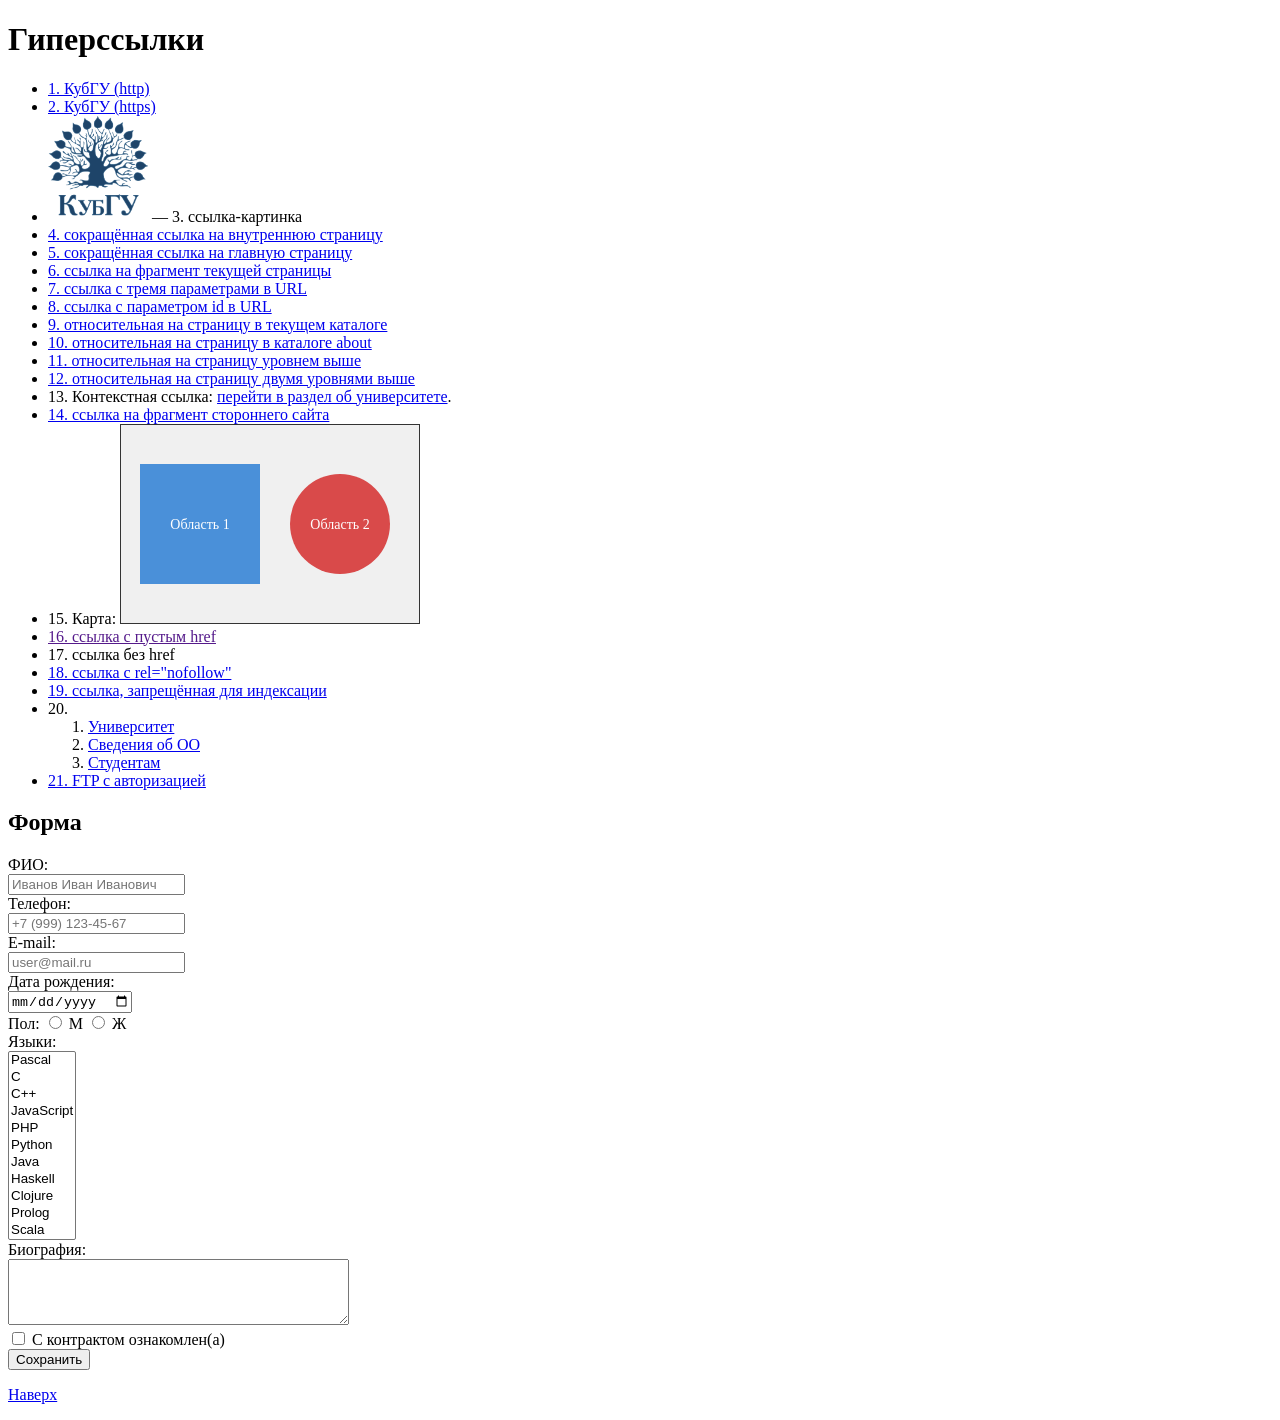
<file: index.html>
<!DOCTYPE html>
<html lang="ru">
<head>
  <meta charset="utf-8">
  <title>Задание 1</title>
</head>
<body>

<h1 id="top">Гиперссылки</h1>

<ul>
  <li><a href="http://kubsu.ru/" title="Официальный сайт Кубанского государственного университета">1. КубГУ (http)</a></li>
  <li><a href="https://kubsu.ru/" title="Официальный сайт Кубанского государственного университета">2. КубГУ (https)</a></li>
  <li><a href="https://kubsu.ru/"><img src="KybSU.png" alt="КубГУ" width="100"></a> — 3. ссылка-картинка</li>
  <li><a href="/ru/university">4. сокращённая ссылка на внутреннюю страницу</a></li>
  <li><a href="/">5. сокращённая ссылка на главную страницу</a></li>
  <li><a href="#form">6. ссылка на фрагмент текущей страницы</a></li>
  <li><a href="https://kubsu.ru/?a=1&amp;b=2&amp;c=3">7. ссылка с тремя параметрами в URL</a></li>
  <li><a href="https://kubsu.ru/?id=123">8. ссылка с параметром id в URL</a></li>
  <li><a href="page.html">9. относительная на страницу в текущем каталоге</a></li>
  <li><a href="about/page.html">10. относительная на страницу в каталоге about</a></li>
  <li><a href="../page.html">11. относительная на страницу уровнем выше</a></li>
  <li><a href="../../page.html">12. относительная на страницу двумя уровнями выше</a></li>
  <li>13. Контекстная ссылка: <a href="https://kubsu.ru/ru/university">перейти в раздел об университете</a>.</li>
  <li><a href="https://ru.wikipedia.org/wiki/HTML#История">14. ссылка на фрагмент стороннего сайта</a></li>
  <li>15. Карта:
    <img src="kbadrat.svg" alt="Карта" usemap="#m" width="300" height="200">
<map name="m">
  <area shape="rect" coords="20,40,140,160" href="https://kubsu.ru/ru/university" alt="Прямоугольник">
  <area shape="circle" coords="220,100,50" href="https://kubsu.ru/ru" alt="Круг">
</map>
  </li>
  <li><a href="">16. ссылка с пустым href</a></li>
  <li><a>17. ссылка без href</a></li>
  <li><a href="https://www.google.com/" rel="nofollow">18. ссылка с rel="nofollow"</a></li>
  <li><noindex><a href="https://www.yandex.ru/">19. ссылка, запрещённая для индексации</a></noindex></li>
  <li>20.
    <ol>
      <li><a href="https://kubsu.ru/ru/university" title="Об университете">Университет</a></li>
      <li><a href="https://kubsu.ru/ru/sveden" title="Сведения об образовательной организации">Сведения об ОО</a></li>
      <li><a href="https://kubsu.ru/ru/studentam" title="Студентам">Студентам</a></li>
    </ol>
  </li>
  <li><a href="ftp://user:password@example.com/myfile.zip">21. FTP с авторизацией</a></li>
</ul>

<h2 id="form">Форма</h2>

<form action="/" method="POST">
  <label>ФИО:<br>
    <input type="text" name="fio" id="fio"
           placeholder="Иванов Иван Иванович" required>
  </label><br>

  <label>Телефон:<br>
    <input type="tel" name="phone" id="phone"
           placeholder="+7 (999) 123-45-67" required>
  </label><br>

  <label>E-mail:<br>
    <input type="email" name="email" id="email"
           placeholder="user@mail.ru" required>
  </label><br>

  <label>Дата рождения:<br>
    <input type="date" name="date">
  </label><br>

  Пол:
  <label><input type="radio" name="g" value="m"> М</label>
  <label><input type="radio" name="g" value="f"> Ж</label><br>

  <label>Языки:<br>
    <select name="lang[]" multiple size="11">
      <option>Pascal</option><option>C</option><option>C++</option>
      <option>JavaScript</option><option>PHP</option><option>Python</option>
      <option>Java</option><option>Haskell</option><option>Clojure</option>
      <option>Prolog</option><option>Scala</option>
    </select>
  </label><br>

  <label>Биография:<br>
    <textarea name="bio" rows="4" cols="40"></textarea>
  </label><br>

  <label><input type="checkbox" name="ok"> С контрактом ознакомлен(а)</label><br>

  <button type="submit">Сохранить</button>
</form>

<script>
  // ФИО: удаляем всё, кроме букв, пробела и дефиса
  document.getElementById('fio').addEventListener('input', function () {
    this.value = this.value.replace(/[^A-Za-zА-Яа-яЁё\s\-]/g, '');
  });

  // Телефон: оставляем только цифры, +, (, ), -, пробел
  document.getElementById('phone').addEventListener('input', function () {
    this.value = this.value.replace(/[^0-9+\-\(\)\s]/g, '');
  });

  // Email: убираем пробелы и всё, кроме латиницы, цифр, @, ., _, -, +
  document.getElementById('email').addEventListener('input', function () {
    this.value = this.value.replace(/[^A-Za-z0-9@._\-+]/g, '');
  });
</script>

<p><a href="#top">Наверх</a></p>

</body>
</html>
</file>
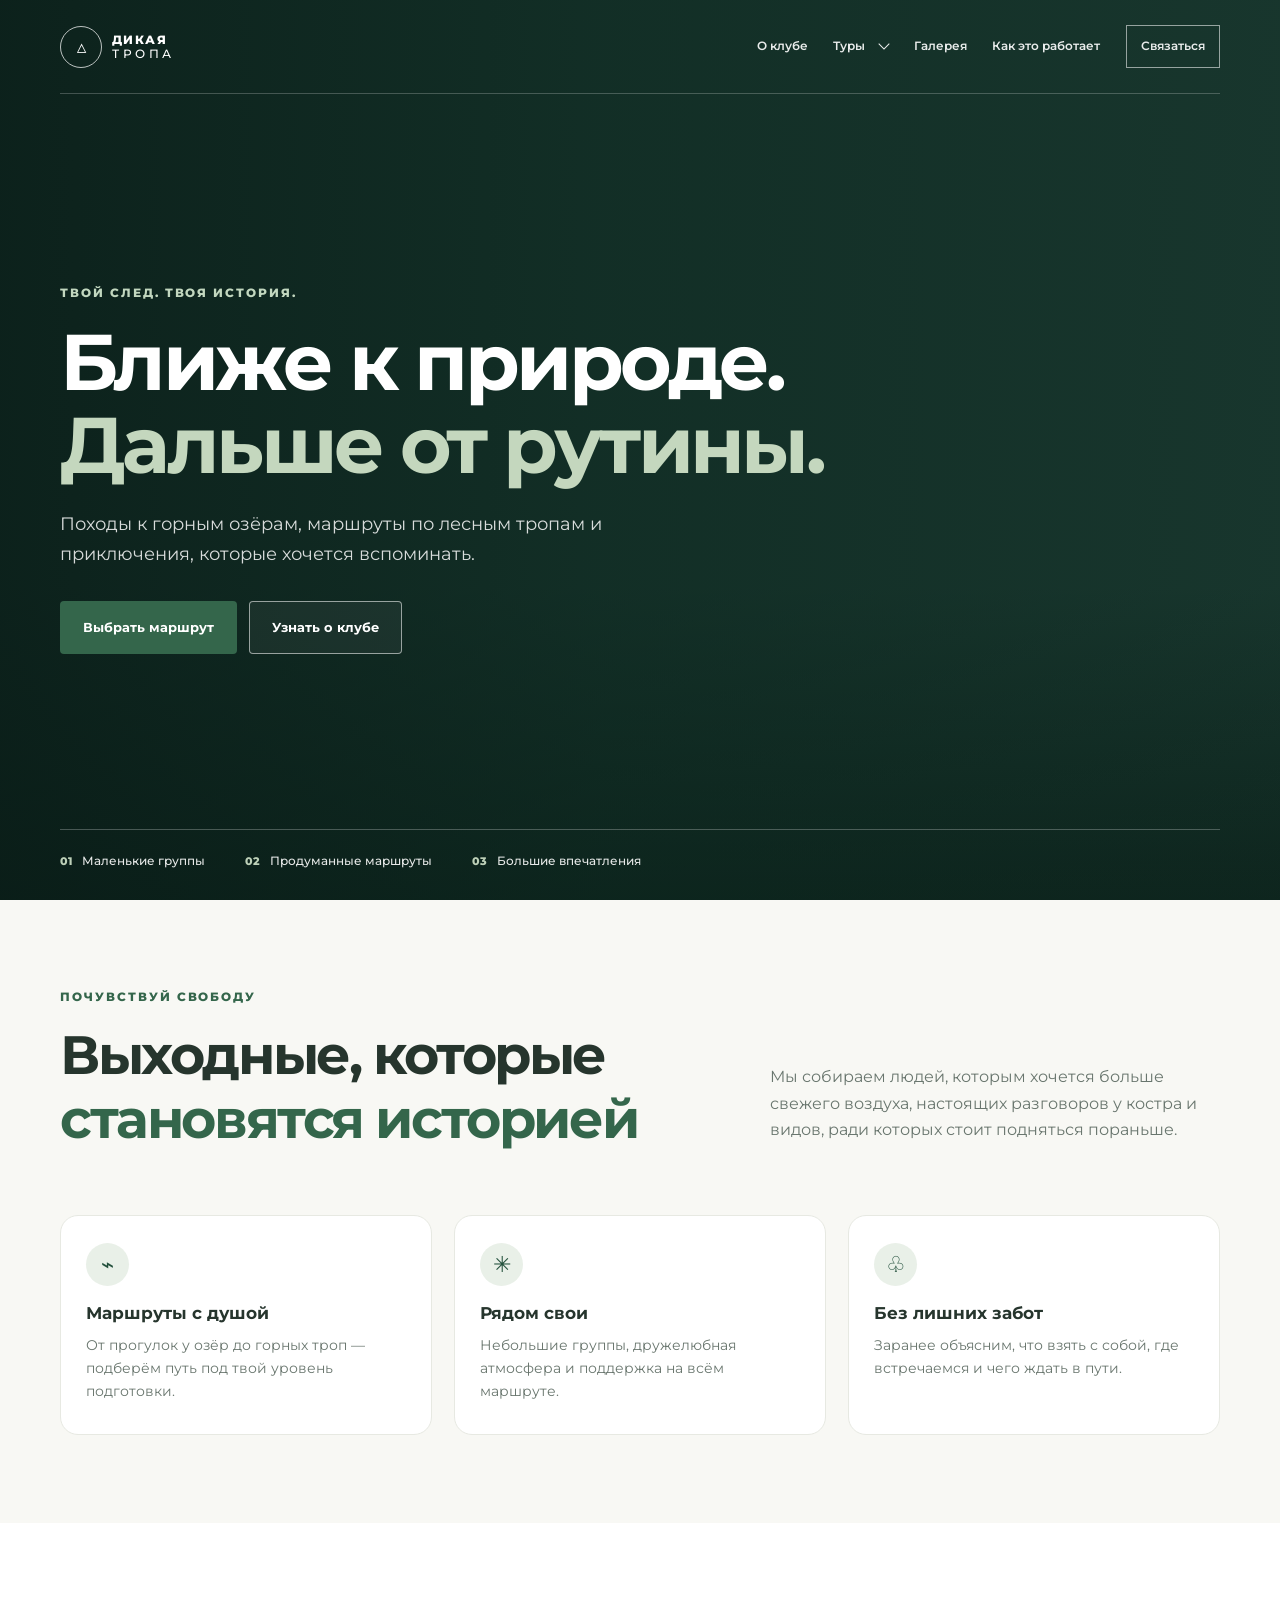
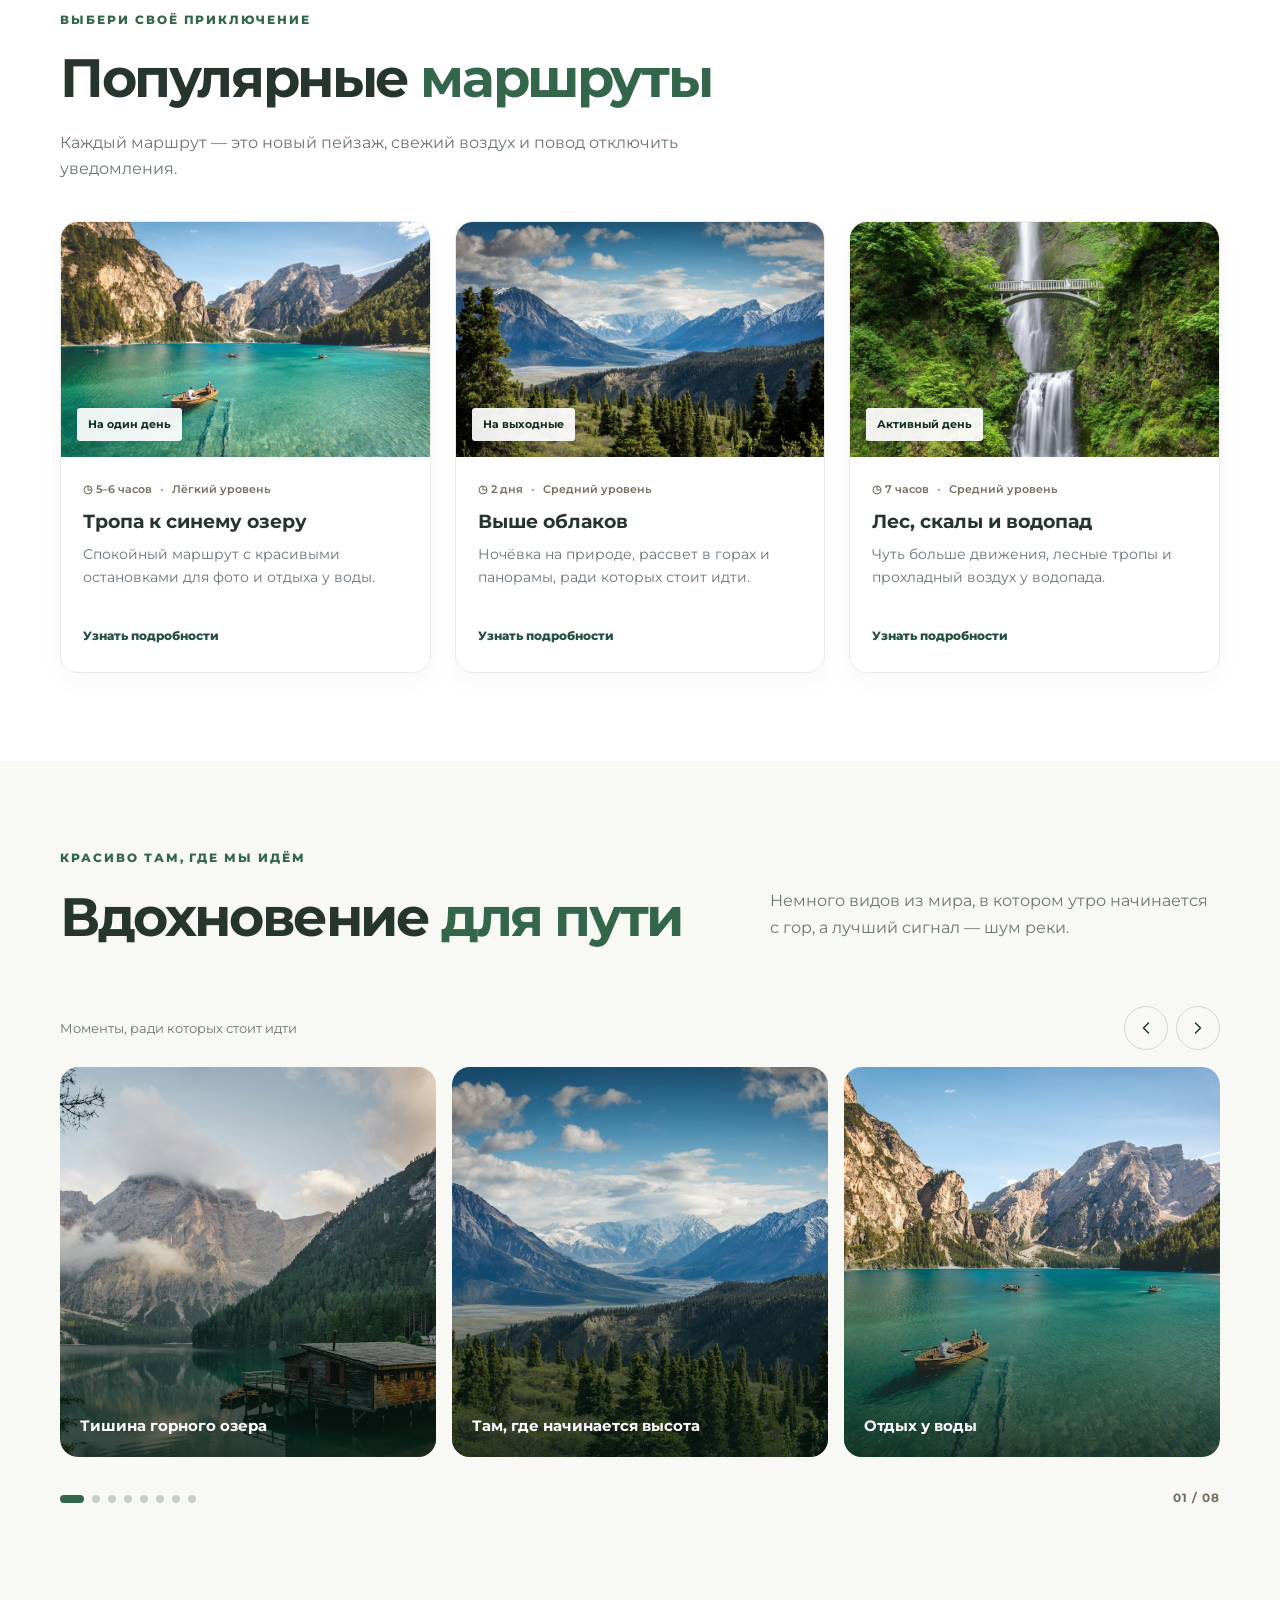
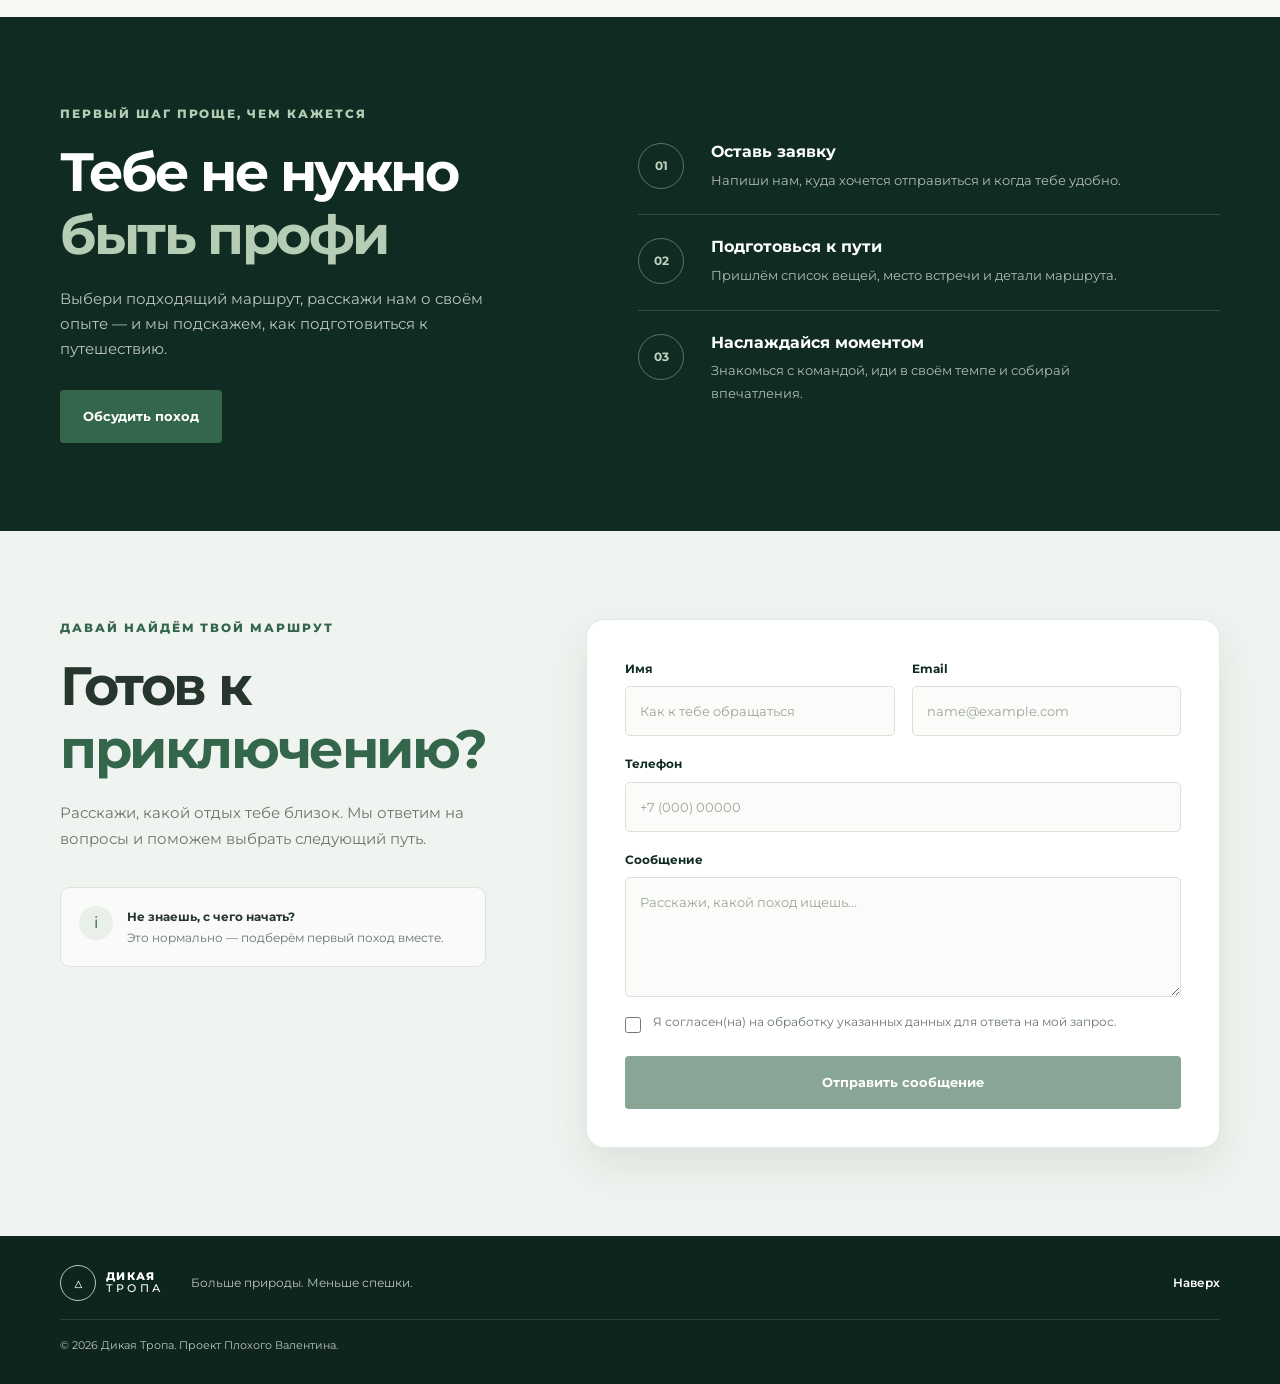
<file: project/index.html>
<!doctype html>
<html lang="ru">
<head>
    <meta charset="utf-8">
    <meta name="viewport" content="width=device-width, initial-scale=1">
    <meta name="description" content="Дикая Тропа — походы в горы, к озёрам и активный отдых в хорошей компании.">
    <meta name="theme-color" content="#173b2d">
    <title>Дикая Тропа — туристический клуб</title>

    <!-- Шрифт Montserrat из Google Fonts -->
    <link rel="preconnect" href="https://fonts.googleapis.com">
    <link rel="preconnect" href="https://fonts.gstatic.com" crossorigin>
    <link href="https://fonts.googleapis.com/css2?family=Montserrat:wght@400;500;600;700;800&display=swap" rel="stylesheet">
    <link rel="stylesheet" href="style.css">
    <script src="script.js" defer></script>
</head>
<body>
    <!-- Первый экран: видео, логотип и навигация -->
    <header class="hero" id="top">
        <video class="hero__video" autoplay muted loop playsinline preload="auto" aria-hidden="true">
            <source src="video.mp4" type="video/mp4">
        </video>
        <div class="hero__shade" aria-hidden="true"></div>

        <div class="container hero__container">
            <nav class="site-nav" aria-label="Главная навигация">
                <a class="brand" href="#top" aria-label="Дикая Тропа — на главную">
                    <span class="brand__mark" aria-hidden="true">△</span>
                    <span class="brand__text">ДИКАЯ<span>ТРОПА</span></span>
                </a>

                <button class="menu-toggle" type="button" aria-label="Открыть меню"
                    aria-controls="main-navigation" aria-expanded="false">
                    <span></span>
                    <span></span>
                    <span></span>
                </button>

                <ul class="nav-list" id="main-navigation">
                    <li><a class="nav-link" href="#about">О клубе</a></li>
                    <li class="nav-item nav-item--dropdown">
                        <button class="nav-link nav-dropdown-toggle" type="button" aria-expanded="false">
                            Туры
                        </button>
                        <ul class="dropdown-menu">
                            <li><a href="#routes">Однодневные</a></li>
                            <li><a href="#routes">Многодневные</a></li>
                            <li><a href="#routes">Восхождения</a></li>
                        </ul>
                    </li>
                    <li><a class="nav-link" href="#gallery">Галерея</a></li>
                    <li><a class="nav-link" href="#journey">Как это работает</a></li>
                    <li><a class="nav-link nav-link--contact" href="#contact">Связаться</a></li>
                </ul>
            </nav>

            <div class="hero__content">
                <p class="eyebrow hero__eyebrow">ТВОЙ СЛЕД. ТВОЯ ИСТОРИЯ.</p>
                <h1>Ближе к природе.<br><span>Дальше от рутины.</span></h1>
                <p class="hero__description">Походы к горным озёрам, маршруты по лесным тропам и приключения, которые хочется вспоминать.</p>
                <div class="hero__actions">
                    <a class="button button--primary" href="#routes">Выбрать маршрут</a>
                    <a class="button button--ghost" href="#about">Узнать о клубе</a>
                </div>
            </div>

            <div class="hero__bottom" aria-label="Информация о клубе">
                <p><span class="hero__bottom-number">01</span> Маленькие группы</p>
                <p><span class="hero__bottom-number">02</span> Продуманные маршруты</p>
                <p><span class="hero__bottom-number">03</span> Большие впечатления</p>
            </div>
        </div>
    </header>

    <main>
        <!-- Преимущества туристического клуба -->
        <section class="section about-section" id="about">
            <div class="container">
                <div class="section-heading section-heading--split">
                    <div>
                        <p class="eyebrow">ПОЧУВСТВУЙ СВОБОДУ</p>
                        <h2>Выходные, которые<br><span>становятся историей</span></h2>
                    </div>
                    <p class="section-intro">Мы собираем людей, которым хочется больше свежего воздуха, настоящих разговоров у костра и видов, ради которых стоит подняться пораньше.</p>
                </div>

                <div class="benefits-grid">
                    <article class="benefit-card">
                        <span class="benefit-card__icon" aria-hidden="true">⌁</span>
                        <h3>Маршруты с душой</h3>
                        <p>От прогулок у озёр до горных троп — подберём путь под твой уровень подготовки.</p>
                    </article>
                    <article class="benefit-card">
                        <span class="benefit-card__icon" aria-hidden="true">✳</span>
                        <h3>Рядом свои</h3>
                        <p>Небольшие группы, дружелюбная атмосфера и поддержка на всём маршруте.</p>
                    </article>
                    <article class="benefit-card">
                        <span class="benefit-card__icon" aria-hidden="true">♧</span>
                        <h3>Без лишних забот</h3>
                        <p>Заранее объясним, что взять с собой, где встречаемся и чего ждать в пути.</p>
                    </article>
                </div>
            </div>
        </section>

        <!-- Популярные маршруты -->
        <section class="section routes-section" id="routes">
            <div class="container">
                <div class="section-heading">
                    <p class="eyebrow">ВЫБЕРИ СВОЁ ПРИКЛЮЧЕНИЕ</p>
                    <h2>Популярные <span>маршруты</span></h2>
                    <p class="section-intro">Каждый маршрут — это новый пейзаж, свежий воздух и повод отключить уведомления.</p>
                </div>

                <div class="routes-grid">
                    <article class="route-card">
                        <div class="route-card__image-wrap">
                            <img src="1.jpeg" alt="Горное озеро в окружении зелёных склонов" loading="lazy">
                            <span class="route-card__tag">На один день</span>
                        </div>
                        <div class="route-card__body">
                            <p class="route-card__meta">◷ 5–6 часов <span>•</span> Лёгкий уровень</p>
                            <h3>Тропа к синему озеру</h3>
                            <p>Спокойный маршрут с красивыми остановками для фото и отдыха у воды.</p>
                            <a class="text-link" href="#contact">Узнать подробности</a>
                        </div>
                    </article>

                    <article class="route-card">
                        <div class="route-card__image-wrap">
                            <img src="2.jpeg" alt="Высокие горные вершины на фоне неба" loading="lazy">
                            <span class="route-card__tag">На выходные</span>
                        </div>
                        <div class="route-card__body">
                            <p class="route-card__meta">◷ 2 дня <span>•</span> Средний уровень</p>
                            <h3>Выше облаков</h3>
                            <p>Ночёвка на природе, рассвет в горах и панорамы, ради которых стоит идти.</p>
                            <a class="text-link" href="#contact">Узнать подробности</a>
                        </div>
                    </article>

                    <article class="route-card">
                        <div class="route-card__image-wrap">
                            <img src="3.jpeg" alt="Водопад среди скал и зелёного леса" loading="lazy">
                            <span class="route-card__tag">Активный день</span>
                        </div>
                        <div class="route-card__body">
                            <p class="route-card__meta">◷ 7 часов <span>•</span> Средний уровень</p>
                            <h3>Лес, скалы и водопад</h3>
                            <p>Чуть больше движения, лесные тропы и прохладный воздух у водопада.</p>
                            <a class="text-link" href="#contact">Узнать подробности</a>
                        </div>
                    </article>
                </div>
            </div>
        </section>

        <!-- Галерея из восьми изображений -->
        <section class="section gallery-section" id="gallery">
            <div class="container">
                <div class="section-heading section-heading--split">
                    <div>
                        <p class="eyebrow">КРАСИВО ТАМ, ГДЕ МЫ ИДЁМ</p>
                        <h2>Вдохновение <span>для пути</span></h2>
                    </div>
                    <p class="section-intro">Немного видов из мира, в котором утро начинается с гор, а лучший сигнал — шум реки.</p>
                </div>

                <div class="gallery-slider" aria-label="Галерея пейзажей">
                    <div class="gallery-slider__toolbar">
                        <p>Моменты, ради которых стоит идти</p>
                        <div class="gallery-slider__arrows">
                            <button class="slider-arrow slider-arrow--prev" type="button" aria-label="Предыдущее изображение">
                                <svg viewBox="0 0 24 24" aria-hidden="true">
                                    <path d="M15 18l-6-6 6-6"></path>
                                </svg>
                            </button>
                            <button class="slider-arrow slider-arrow--next" type="button" aria-label="Следующее изображение">
                                <svg viewBox="0 0 24 24" aria-hidden="true">
                                    <path d="M9 18l6-6-6-6"></path>
                                </svg>
                            </button>
                        </div>
                    </div>

                    <div class="gallery-slider__viewport" tabindex="0" aria-label="Слайдер. Для переключения используйте стрелки клавиатуры">
                        <div class="gallery-slider__track">
                            <figure class="gallery-slide">
                                <img src="1.1.jpeg" alt="Озеро отражает зелёные горы" loading="lazy">
                                <figcaption>Тишина горного озера</figcaption>
                            </figure>
                            <figure class="gallery-slide">
                                <img src="2.jpeg" alt="Скалистые вершины высоких гор" loading="lazy">
                                <figcaption>Там, где начинается высота</figcaption>
                            </figure>
                            <figure class="gallery-slide">
                                <img src="1.jpeg" alt="Чистое озеро у подножия гор" loading="lazy">
                                <figcaption>Отдых у воды</figcaption>
                            </figure>
                            <figure class="gallery-slide">
                                <img src="1.2.jpeg" alt="Солнечный свет пробивается через лес" loading="lazy">
                                <figcaption>Лесная тропа</figcaption>
                            </figure>
                            <figure class="gallery-slide">
                                <img src="1.3.jpeg" alt="Горы под звёздным небом" loading="lazy">
                                <figcaption>Ночь под звёздами</figcaption>
                            </figure>
                            <figure class="gallery-slide">
                                <img src="3.jpeg" alt="Водопад падает среди скал" loading="lazy">
                                <figcaption>Сила воды</figcaption>
                            </figure>
                            <figure class="gallery-slide">
                                <img src="1.4.jpeg" alt="Широкий природный пейзаж" loading="lazy">
                                <figcaption>Простор без границ</figcaption>
                            </figure>
                            <figure class="gallery-slide">
                                <img src="1.5.jpeg" alt="Зелёный лес в тёплом свете" loading="lazy">
                                <figcaption>Дышать полной грудью</figcaption>
                            </figure>
                        </div>
                    </div>

                    <div class="gallery-slider__footer">
                        <div class="slider-dots" aria-label="Выбор слайда"></div>
                        <p class="slider-counter" aria-live="polite">01 / 08</p>
                    </div>
                </div>
            </div>
        </section>

        <!-- Этапы участия в походе -->
        <section class="section journey-section" id="journey">
            <div class="container journey-layout">
                <div class="journey-copy">
                    <p class="eyebrow">ПЕРВЫЙ ШАГ ПРОЩЕ, ЧЕМ КАЖЕТСЯ</p>
                    <h2>Тебе не нужно<br><span>быть профи</span></h2>
                    <p>Выбери подходящий маршрут, расскажи нам о своём опыте — и мы подскажем, как подготовиться к путешествию.</p>
                    <a class="button button--primary" href="#contact">Обсудить поход</a>
                </div>

                <ol class="journey-steps">
                    <li>
                        <span class="journey-steps__number">01</span>
                        <div>
                            <h3>Оставь заявку</h3>
                            <p>Напиши нам, куда хочется отправиться и когда тебе удобно.</p>
                        </div>
                    </li>
                    <li>
                        <span class="journey-steps__number">02</span>
                        <div>
                            <h3>Подготовься к пути</h3>
                            <p>Пришлём список вещей, место встречи и детали маршрута.</p>
                        </div>
                    </li>
                    <li>
                        <span class="journey-steps__number">03</span>
                        <div>
                            <h3>Наслаждайся моментом</h3>
                            <p>Знакомься с командой, иди в своём темпе и собирай впечатления.</p>
                        </div>
                    </li>
                </ol>
            </div>
        </section>

        <!-- Форма обратной связи -->
        <section class="section contact-section" id="contact">
            <div class="container contact-layout">
                <div class="contact-copy">
                    <p class="eyebrow">ДАВАЙ НАЙДЁМ ТВОЙ МАРШРУТ</p>
                    <h2>Готов к <span>приключению?</span></h2>
                    <p>Расскажи, какой отдых тебе близок. Мы ответим на вопросы и поможем выбрать следующий путь.</p>

                    <div class="contact-note">
                        <span class="contact-note__icon" aria-hidden="true">i</span>
                        <p><strong>Не знаешь, с чего начать?</strong><br>Это нормально — подберём первый поход вместе.</p>
                    </div>
                </div>

                <form class="contact-form" id="contact-form" novalidate>
                    <div class="form-row">
                        <div class="form-field">
                            <label for="name">Имя</label>
                            <input id="name" name="name" type="text" autocomplete="name" placeholder="Как к тебе обращаться" required minlength="2" maxlength="80" data-validate="name">
                        </div>
                        <div class="form-field">
                            <label for="email">Email</label>
                            <input id="email" name="email" type="email" autocomplete="email" placeholder="name@example.com" required data-validate="email">
                        </div>
                    </div>

                    <div class="form-field">
                        <label for="phone">Телефон</label>
                        <input id="phone" name="phone" type="tel" autocomplete="tel" placeholder="+7 (000) 00000" required maxlength="20" data-validate="phone">
                    </div>

                    <div class="form-field">
                        <label for="message">Сообщение</label>
                        <textarea id="message" name="message" rows="4" placeholder="Расскажи, какой поход ищешь..." required minlength="10" maxlength="1000" data-validate="message"></textarea>
                    </div>

                    <div class="form-consent">
                        <input id="consent" name="consent" type="checkbox" value="yes" required>
                        <label for="consent">Я согласен(на) на обработку указанных данных для ответа на мой запрос.</label>
                    </div>

                    <p class="form-status" id="form-status" role="status" aria-live="polite"></p>

                    <button class="button button--primary form-submit" type="submit" disabled>
                        Отправить сообщение
                    </button>
                </form>
            </div>
        </section>
    </main>

    <footer class="site-footer">
        <div class="container footer-inner">
            <a class="brand brand--footer" href="#top" aria-label="Дикая Тропа — наверх">
                <span class="brand__mark" aria-hidden="true">△</span>
                <span class="brand__text">ДИКАЯ<span>ТРОПА</span></span>
            </a>
            <p>Больше природы. Меньше спешки.</p>
            <a class="footer-top" href="#top">Наверх</a>
            <small>© 2026 Дикая Тропа. Проект Плохого Валентина.</small>
        </div>
    </footer>
</body>
</html>
</file>
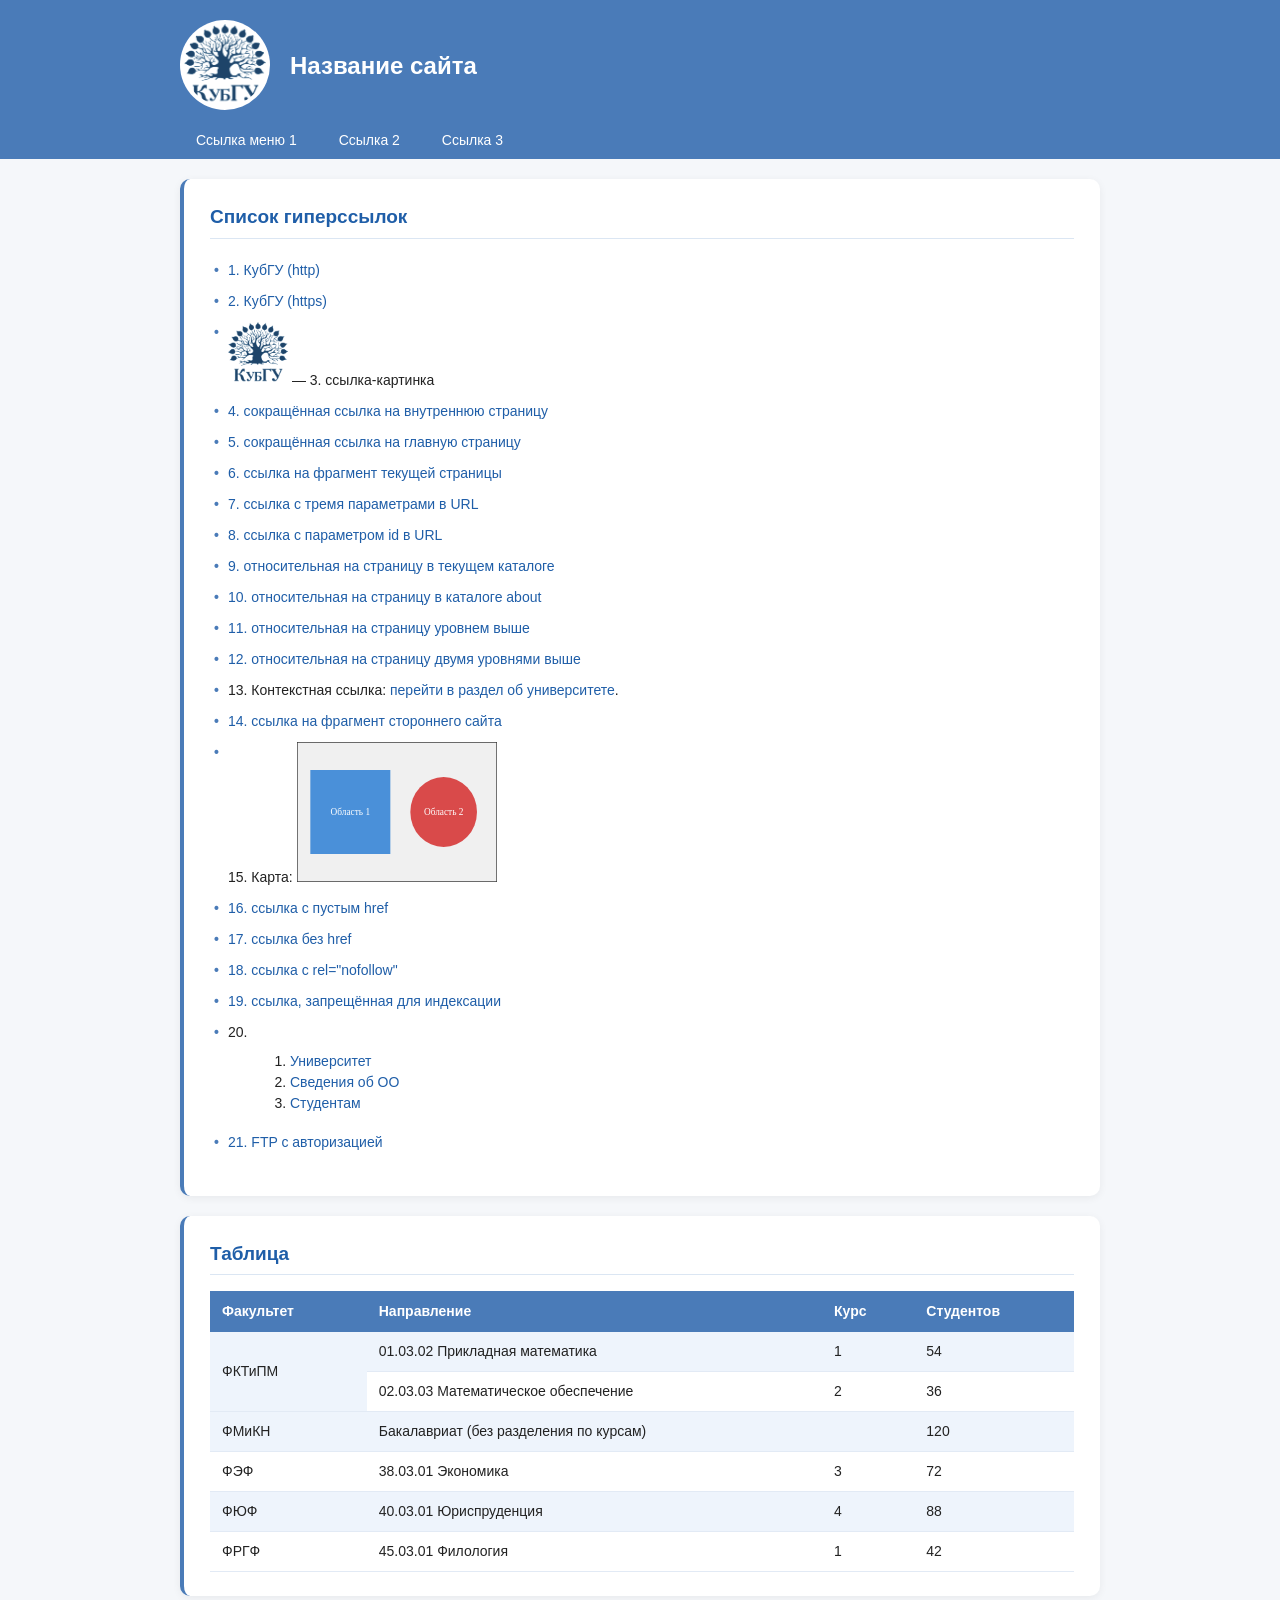
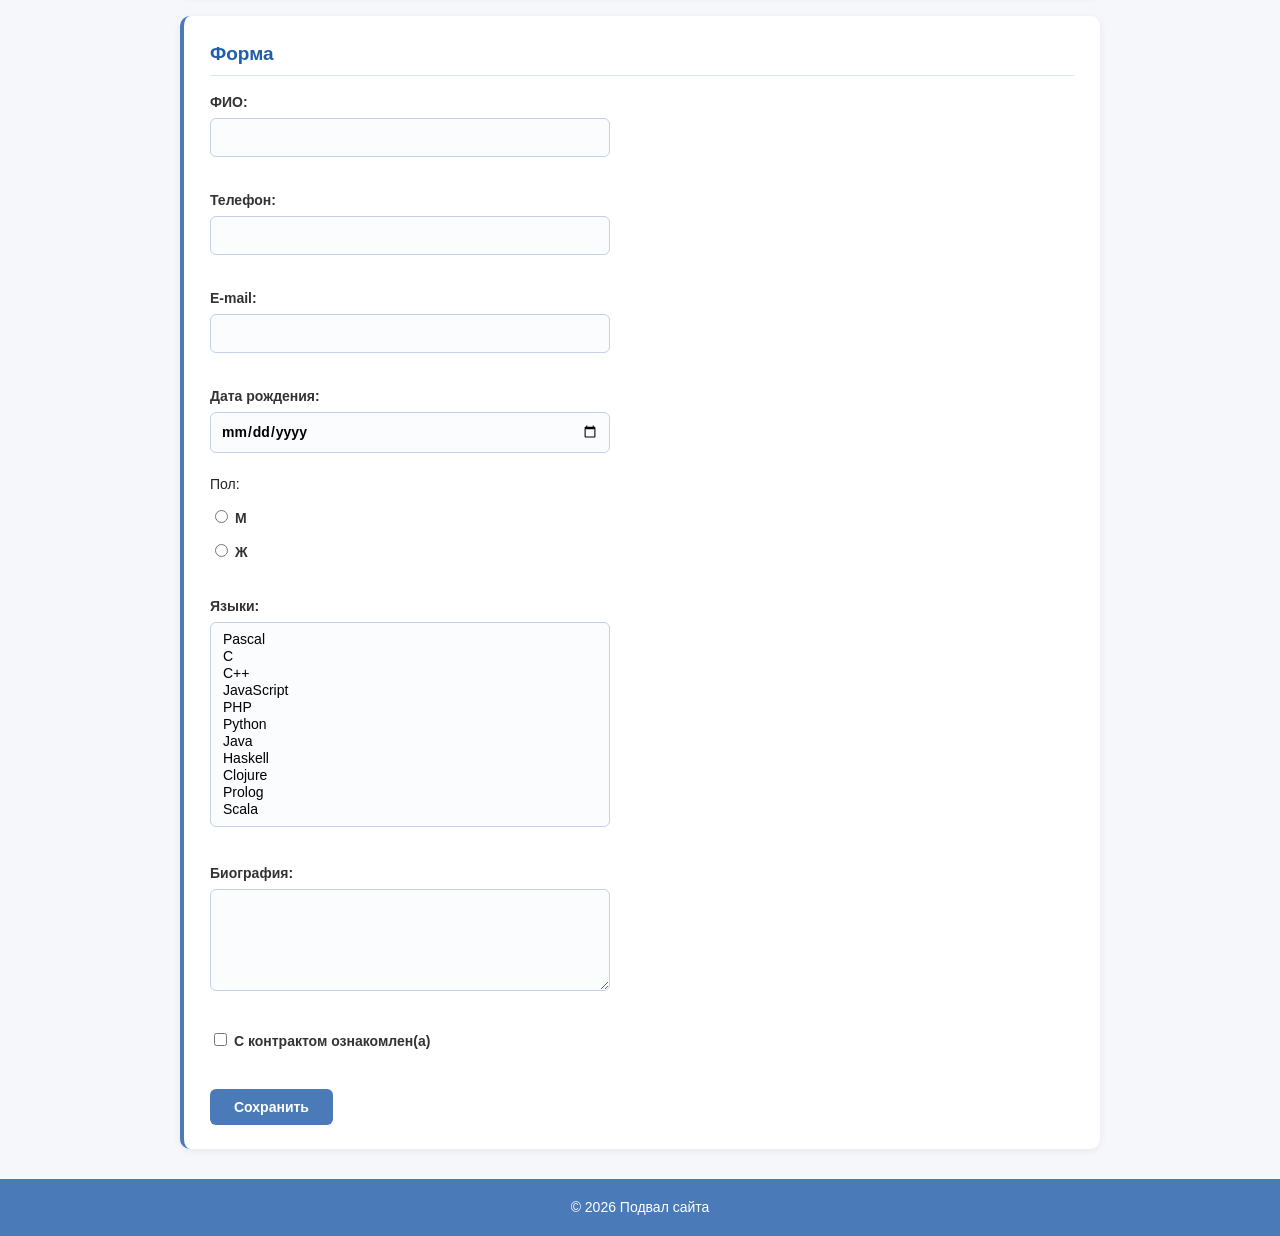
<file: task2/index.html>
<!DOCTYPE html>
<html lang="ru">
<head>
  <meta charset="utf-8">
  <title>Задание 2</title>
  <link rel="stylesheet" href="style.css">
</head>
<body>

  <!-- ШАПКА -->
  <header id="header">
    <div class="container">
      <a href="https://kubsu.ru/">
        <img id="logo" src="KybSU.png" alt="Логотип КубГУ">
      </a>
      <h1 class="site-title">Название сайта</h1>

      <nav id="menu">
        <a href="https://kubsu.ru/">Ссылка меню 1</a>
        <a href="https://kubsu.ru/ru/university">Ссылка 2</a>
        <a href="https://kubsu.ru/ru/studentam">Ссылка 3</a>
      </nav>
    </div>
  </header>

  <!-- КОНТЕНТ -->
  <main class="container">

    <!-- Список гиперссылок -->
    <section class="block">
      <h2>Список гиперссылок</h2>
      <ul>
        <li><a href="http://kubsu.ru/">1. КубГУ (http)</a></li>
        <li><a href="https://kubsu.ru/">2. КубГУ (https)</a></li>
        <li><a href="https://kubsu.ru/"><img src="KybSU.png" alt="КубГУ" width="60"></a> — 3. ссылка-картинка</li>
        <li><a href="/ru/university">4. сокращённая ссылка на внутреннюю страницу</a></li>
        <li><a href="/">5. сокращённая ссылка на главную страницу</a></li>
        <li><a href="#form">6. ссылка на фрагмент текущей страницы</a></li>
        <li><a href="https://kubsu.ru/?a=1&amp;b=2&amp;c=3">7. ссылка с тремя параметрами в URL</a></li>
        <li><a href="https://kubsu.ru/?id=123">8. ссылка с параметром id в URL</a></li>
        <li><a href="page.html">9. относительная на страницу в текущем каталоге</a></li>
        <li><a href="about/page.html">10. относительная на страницу в каталоге about</a></li>
        <li><a href="../page.html">11. относительная на страницу уровнем выше</a></li>
        <li><a href="../../page.html">12. относительная на страницу двумя уровнями выше</a></li>
        <li>13. Контекстная ссылка: <a href="https://kubsu.ru/ru/university">перейти в раздел об университете</a>.</li>
        <li><a href="https://ru.wikipedia.org/wiki/HTML#История">14. ссылка на фрагмент стороннего сайта</a></li>
        <li>15. Карта:
          <img src="kbadrat.svg" alt="Карта" usemap="#m" width="200" height="140">
          <map name="m">
            <area shape="rect" coords="15,30,95,110" href="https://kubsu.ru/ru/university" alt="Прямоугольник">
            <area shape="circle" coords="150,70,35" href="https://kubsu.ru/ru" alt="Круг">
          </map>
        </li>
        <li><a href="">16. ссылка с пустым href</a></li>
        <li><a>17. ссылка без href</a></li>
        <li><a href="https://www.google.com/" rel="nofollow">18. ссылка с rel="nofollow"</a></li>
        <li><noindex><a href="https://www.yandex.ru/">19. ссылка, запрещённая для индексации</a></noindex></li>
        <li>20.
          <ol>
            <li><a href="https://kubsu.ru/ru/university" title="Об университете">Университет</a></li>
            <li><a href="https://kubsu.ru/ru/sveden" title="Сведения об ОО">Сведения об ОО</a></li>
            <li><a href="https://kubsu.ru/ru/studentam" title="Студентам">Студентам</a></li>
          </ol>
        </li>
        <li><a href="ftp://user:password@example.com/myfile.zip">21. FTP с авторизацией</a></li>
      </ul>
    </section>

    <!-- Таблица -->
    <section class="block">
      <h2>Таблица</h2>
      <table>
        <tr>
          <th>Факультет</th>
          <th>Направление</th>
          <th>Курс</th>
          <th>Студентов</th>
        </tr>
        <tr>
          <td rowspan="2">ФКТиПМ</td>
          <td>01.03.02 Прикладная математика</td>
          <td>1</td>
          <td>54</td>
        </tr>
        <tr>
          <td>02.03.03 Математическое обеспечение</td>
          <td>2</td>
          <td>36</td>
        </tr>
        <tr>
          <td>ФМиКН</td>
          <td colspan="2">Бакалавриат (без разделения по курсам)</td>
          <td>120</td>
        </tr>
        <tr>
          <td>ФЭФ</td>
          <td>38.03.01 Экономика</td>
          <td>3</td>
          <td>72</td>
        </tr>
        <tr>
          <td>ФЮФ</td>
          <td>40.03.01 Юриспруденция</td>
          <td>4</td>
          <td>88</td>
        </tr>
        <tr>
          <td>ФРГФ</td>
          <td>45.03.01 Филология</td>
          <td>1</td>
          <td>42</td>
        </tr>
      </table>
    </section>

    <!-- Форма -->
    <section class="block" id="form">
      <h2>Форма</h2>
      <form action="/" method="POST">
        <label>ФИО:<br>
          <input type="text" name="fio" id="fio" required>
        </label><br>

        <label>Телефон:<br>
          <input type="tel" name="phone" id="phone" required>
        </label><br>

        <label>E-mail:<br>
          <input type="email" name="email" id="email" required>
        </label><br>

        <label>Дата рождения:<br>
          <input type="date" name="date">
        </label><br>

        Пол:
        <label><input type="radio" name="g" value="m"> М</label>
        <label><input type="radio" name="g" value="f"> Ж</label><br>

        <label>Языки:<br>
          <select name="lang[]" multiple size="11">
            <option>Pascal</option><option>C</option><option>C++</option>
            <option>JavaScript</option><option>PHP</option><option>Python</option>
            <option>Java</option><option>Haskell</option><option>Clojure</option>
            <option>Prolog</option><option>Scala</option>
          </select>
        </label><br>

        <label>Биография:<br>
          <textarea name="bio" rows="4" cols="40"></textarea>
        </label><br>

        <label><input type="checkbox" name="ok"> С контрактом ознакомлен(а)</label><br>

        <button type="submit">Сохранить</button>
      </form>
    </section>

  </main>

  <!-- ПОДВАЛ -->
  <footer id="footer">
    <div class="container">
      © 2026 Подвал сайта
    </div>
  </footer>

<script>
  document.getElementById('fio').addEventListener('input', function () {
    this.value = this.value.replace(/[^A-Za-zА-Яа-яЁё\s\-]/g, '');
  });
  document.getElementById('phone').addEventListener('input', function () {
    this.value = this.value.replace(/[^0-9+\-\(\)\s]/g, '');
  });
  document.getElementById('email').addEventListener('input', function () {
    this.value = this.value.replace(/[^A-Za-z0-9@._\-+]/g, '');
  });
</script>

</body>
</html>
</file>
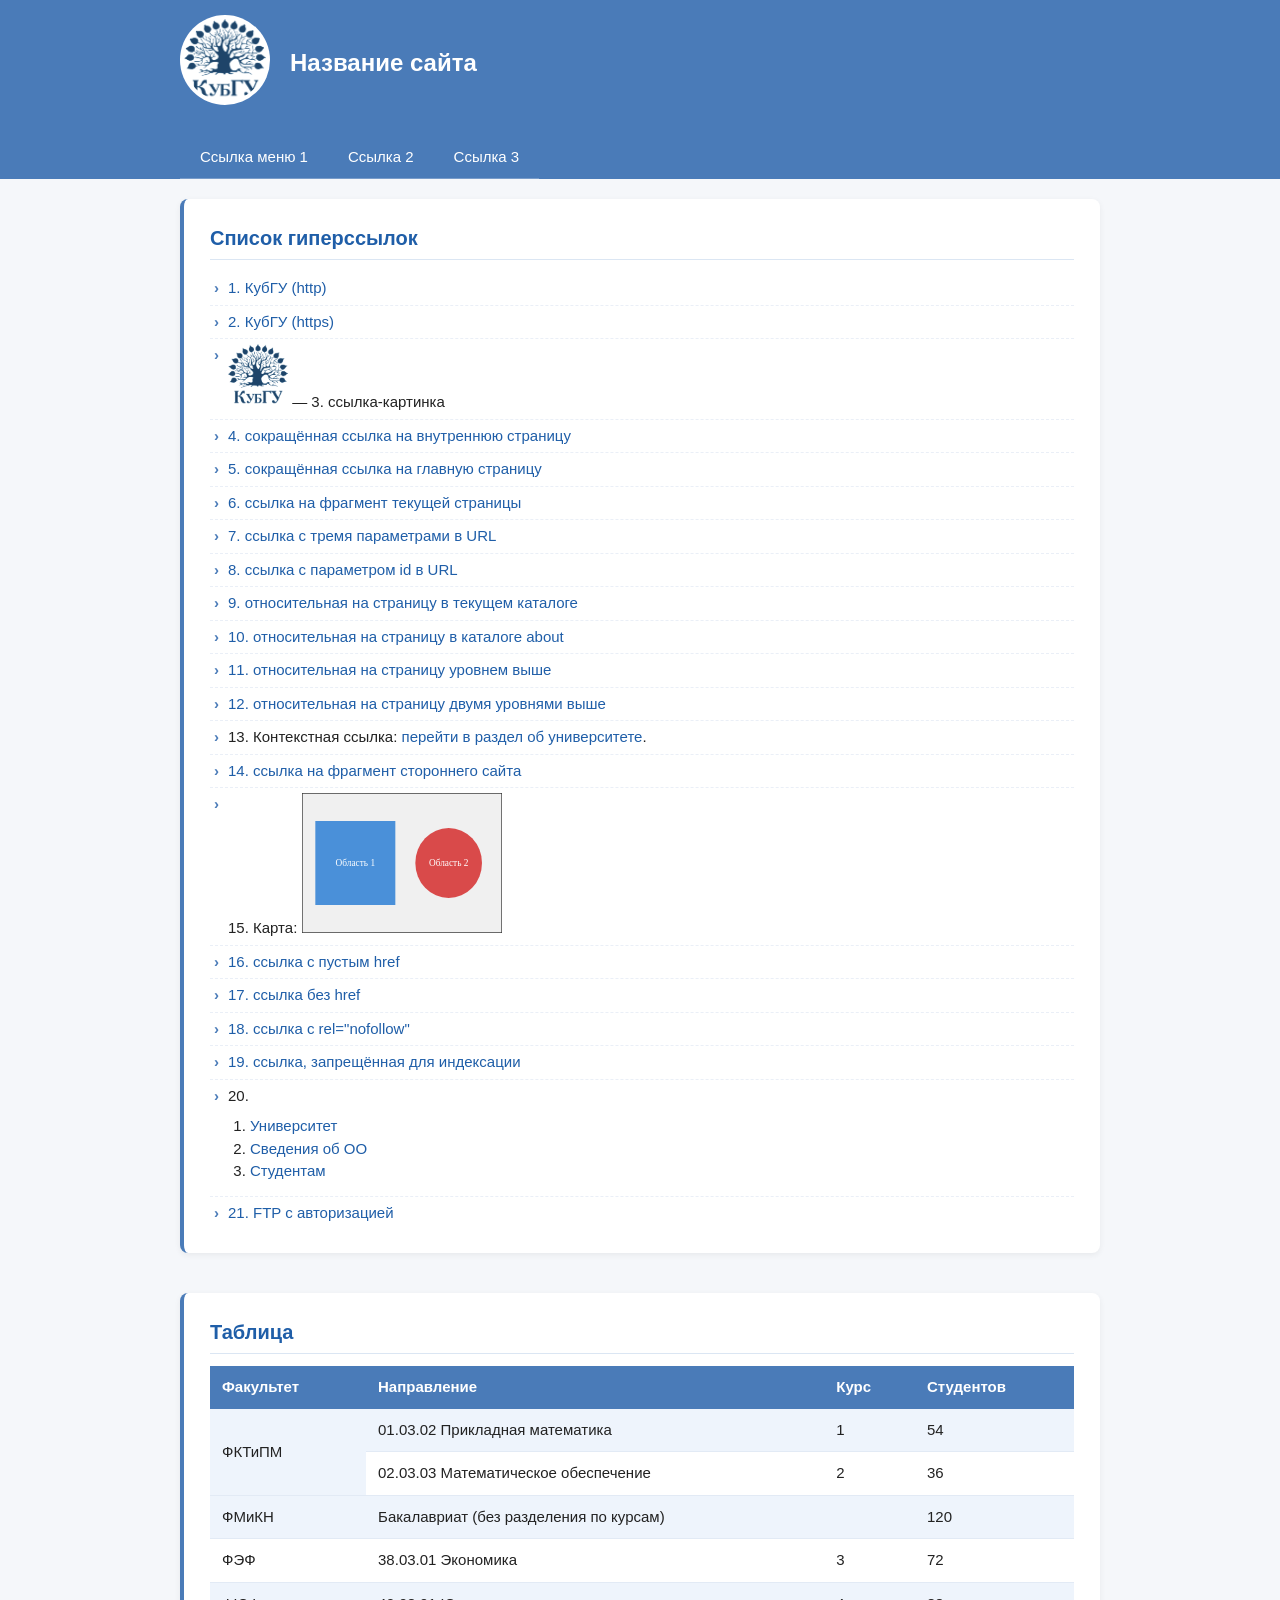
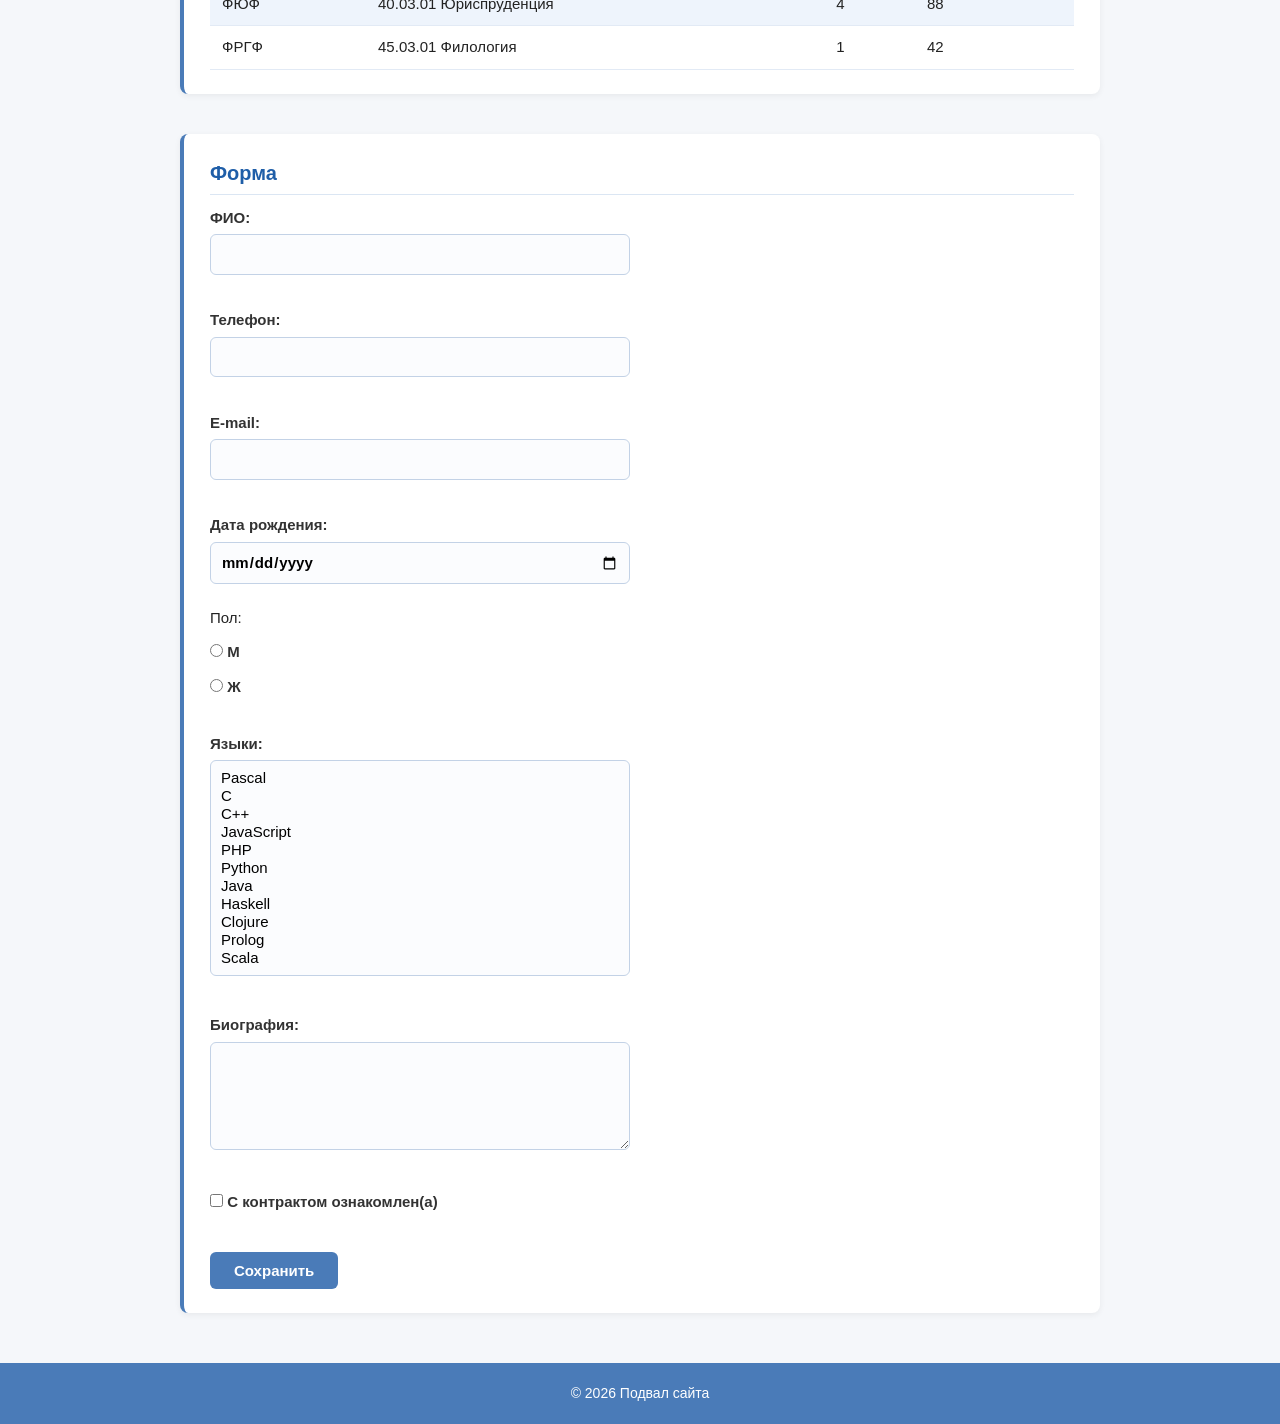
<file: task3/index.html>
<!DOCTYPE html>
<html lang="ru">
<head>
  <meta charset="utf-8">
  <meta name="viewport" content="width=device-width, initial-scale=1">
  <title>Задание 3</title>
  <link rel="stylesheet" href="style.css">
</head>
<body>

  <!-- ШАПКА -->
  <header id="header">
    <div class="container">
      <div class="header-top">
        <a href="https://kubsu.ru/">
          <img id="logo" src="KybSU.png" alt="Логотип КубГУ">
        </a>
        <h1 class="site-title">Название сайта</h1>
      </div>

      <nav id="menu">
        <a href="https://kubsu.ru/">Ссылка меню 1</a>
        <a href="https://kubsu.ru/ru/university">Ссылка 2</a>
        <a href="https://kubsu.ru/ru/studentam">Ссылка 3</a>
      </nav>
    </div>
  </header>

  <!-- КОНТЕНТ -->
  <main class="container">
    <div class="content-wrapper">

      <!-- Список ссылок — в HTML первый, но на мобильном покажется вторым -->
      <section class="block" id="links">
        <h2>Список гиперссылок</h2>
        <ul>
          <li><a href="http://kubsu.ru/">1. КубГУ (http)</a></li>
          <li><a href="https://kubsu.ru/">2. КубГУ (https)</a></li>
          <li><a href="https://kubsu.ru/"><img src="KybSU.png" alt="КубГУ" width="60"></a> — 3. ссылка-картинка</li>
          <li><a href="/ru/university">4. сокращённая ссылка на внутреннюю страницу</a></li>
          <li><a href="/">5. сокращённая ссылка на главную страницу</a></li>
          <li><a href="#form-block">6. ссылка на фрагмент текущей страницы</a></li>
          <li><a href="https://kubsu.ru/?a=1&amp;b=2&amp;c=3">7. ссылка с тремя параметрами в URL</a></li>
          <li><a href="https://kubsu.ru/?id=123">8. ссылка с параметром id в URL</a></li>
          <li><a href="page.html">9. относительная на страницу в текущем каталоге</a></li>
          <li><a href="about/page.html">10. относительная на страницу в каталоге about</a></li>
          <li><a href="../page.html">11. относительная на страницу уровнем выше</a></li>
          <li><a href="../../page.html">12. относительная на страницу двумя уровнями выше</a></li>
          <li>13. Контекстная ссылка: <a href="https://kubsu.ru/ru/university">перейти в раздел об университете</a>.</li>
          <li><a href="https://ru.wikipedia.org/wiki/HTML#История">14. ссылка на фрагмент стороннего сайта</a></li>
          <li>15. Карта:
            <img src="kbadrat.svg" alt="Карта" usemap="#m" width="200" height="140">
            <map name="m">
              <area shape="rect" coords="15,30,95,110" href="https://kubsu.ru/ru/university" alt="Прямоугольник">
              <area shape="circle" coords="150,70,35" href="https://kubsu.ru/ru" alt="Круг">
            </map>
          </li>
          <li><a href="">16. ссылка с пустым href</a></li>
          <li><a>17. ссылка без href</a></li>
          <li><a href="https://www.google.com/" rel="nofollow">18. ссылка с rel="nofollow"</a></li>
          <li><noindex><a href="https://www.yandex.ru/">19. ссылка, запрещённая для индексации</a></noindex></li>
          <li>20.
            <ol>
              <li><a href="https://kubsu.ru/ru/university" title="Об университете">Университет</a></li>
              <li><a href="https://kubsu.ru/ru/sveden" title="Сведения об ОО">Сведения об ОО</a></li>
              <li><a href="https://kubsu.ru/ru/studentam" title="Студентам">Студентам</a></li>
            </ol>
          </li>
          <li><a href="ftp://user:password@example.com/myfile.zip">21. FTP с авторизацией</a></li>
        </ul>
      </section>

      <!-- Таблица — в HTML вторая, но на мобильном покажется первой -->
      <section class="block" id="table-block">
        <h2>Таблица</h2>
        <table>
          <tr>
            <th>Факультет</th>
            <th>Направление</th>
            <th>Курс</th>
            <th>Студентов</th>
          </tr>
          <tr>
            <td rowspan="2">ФКТиПМ</td>
            <td>01.03.02 Прикладная математика</td>
            <td>1</td>
            <td>54</td>
          </tr>
          <tr>
            <td>02.03.03 Математическое обеспечение</td>
            <td>2</td>
            <td>36</td>
          </tr>
          <tr>
            <td>ФМиКН</td>
            <td colspan="2">Бакалавриат (без разделения по курсам)</td>
            <td>120</td>
          </tr>
          <tr>
            <td>ФЭФ</td>
            <td>38.03.01 Экономика</td>
            <td>3</td>
            <td>72</td>
          </tr>
          <tr>
            <td>ФЮФ</td>
            <td>40.03.01 Юриспруденция</td>
            <td>4</td>
            <td>88</td>
          </tr>
          <tr>
            <td>ФРГФ</td>
            <td>45.03.01 Филология</td>
            <td>1</td>
            <td>42</td>
          </tr>
        </table>
      </section>

      <!-- Форма -->
      <section class="block" id="form-block">
        <h2>Форма</h2>
        <form action="/" method="POST">
          <label>ФИО:<br>
            <input type="text" name="fio" id="fio" required>
          </label><br>

          <label>Телефон:<br>
            <input type="tel" name="phone" id="phone" required>
          </label><br>

          <label>E-mail:<br>
            <input type="email" name="email" id="email" required>
          </label><br>

          <label>Дата рождения:<br>
            <input type="date" name="date">
          </label><br>

          Пол:
          <label><input type="radio" name="g" value="m"> М</label>
          <label><input type="radio" name="g" value="f"> Ж</label><br>

          <label>Языки:<br>
            <select name="lang[]" multiple size="11">
              <option>Pascal</option><option>C</option><option>C++</option>
              <option>JavaScript</option><option>PHP</option><option>Python</option>
              <option>Java</option><option>Haskell</option><option>Clojure</option>
              <option>Prolog</option><option>Scala</option>
            </select>
          </label><br>

          <label>Биография:<br>
            <textarea name="bio" rows="4" cols="40"></textarea>
          </label><br>

          <label><input type="checkbox" name="ok"> С контрактом ознакомлен(а)</label><br>

          <button type="submit">Сохранить</button>
        </form>
      </section>

    </div>
  </main>

  <!-- ПОДВАЛ -->
  <footer id="footer">
    <div class="container">
      © 2026 Подвал сайта
    </div>
  </footer>

<script>
  document.getElementById('fio').addEventListener('input', function () {
    this.value = this.value.replace(/[^A-Za-zА-Яа-яЁё\s\-]/g, '');
  });
  document.getElementById('phone').addEventListener('input', function () {
    this.value = this.value.replace(/[^0-9+\-\(\)\s]/g, '');
  });
  document.getElementById('email').addEventListener('input', function () {
    this.value = this.value.replace(/[^A-Za-z0-9@._\-+]/g, '');
  });
</script>

</body>
</html>
</file>
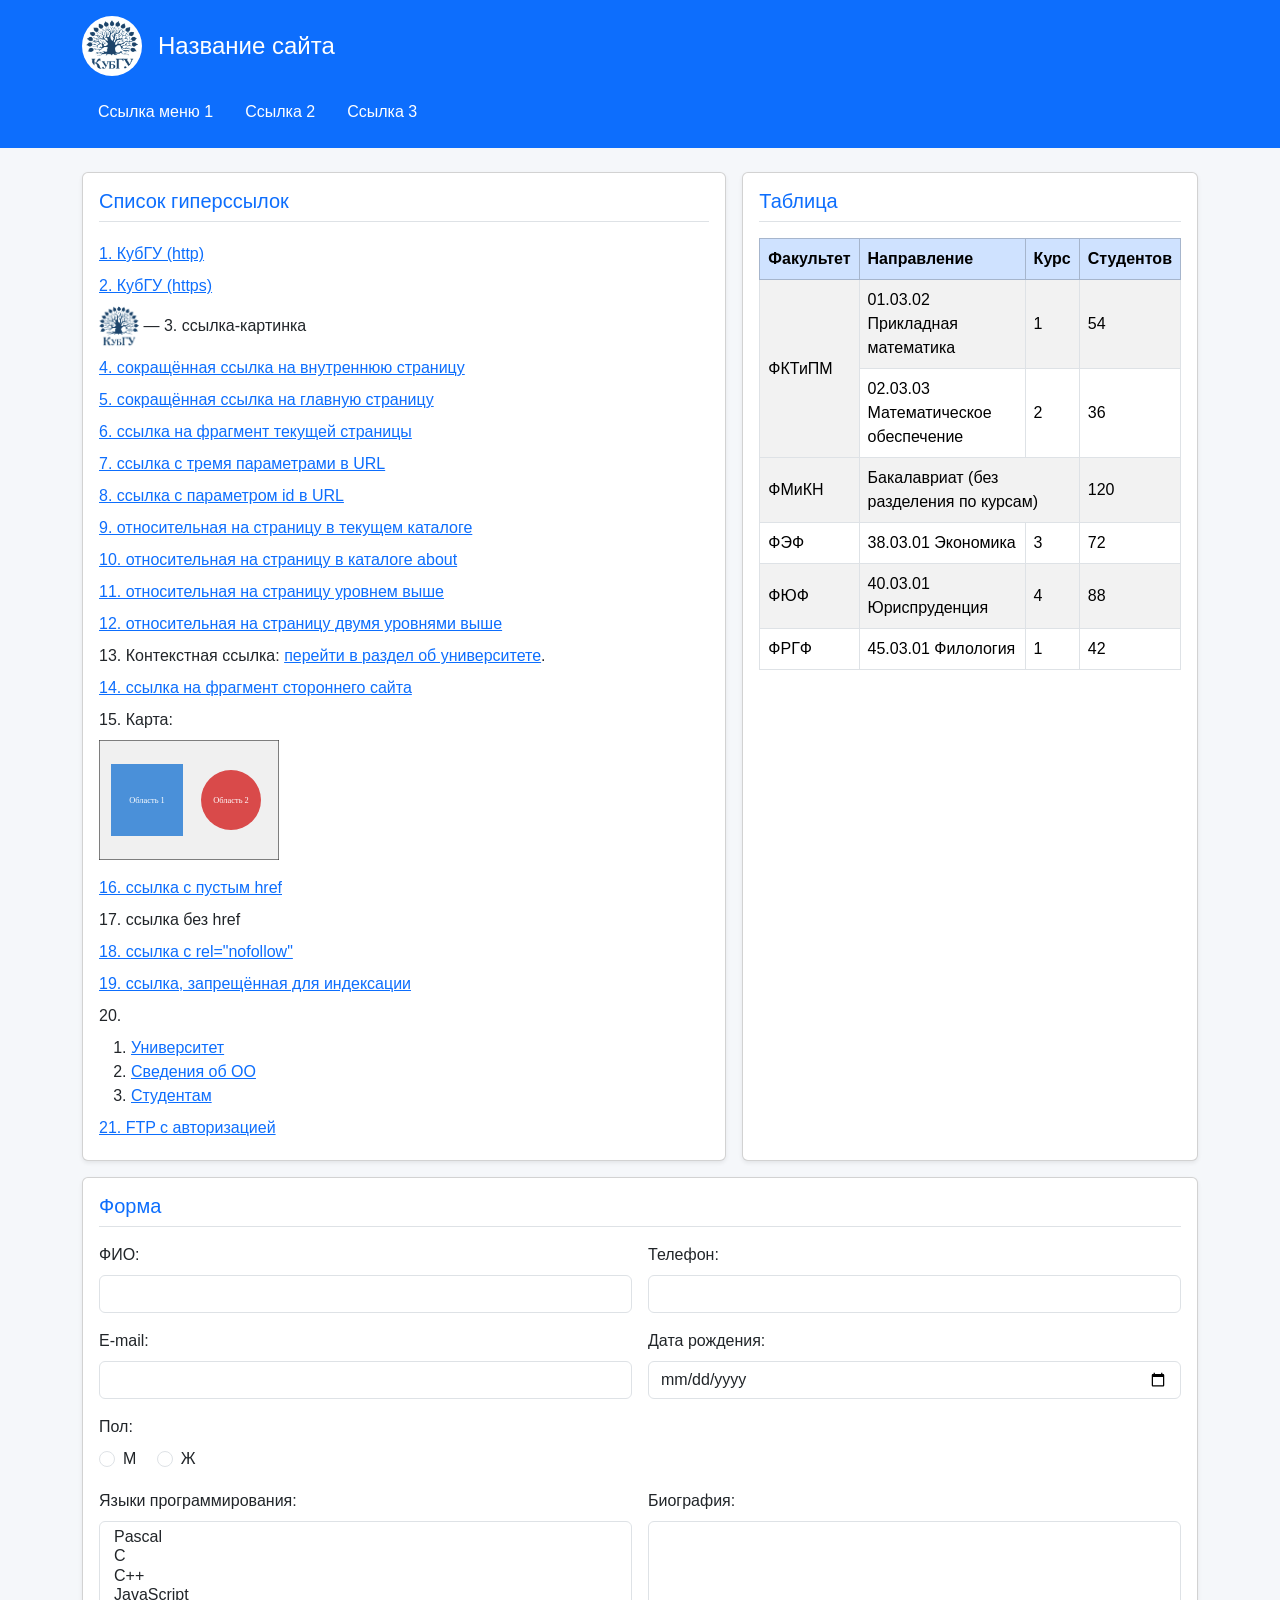
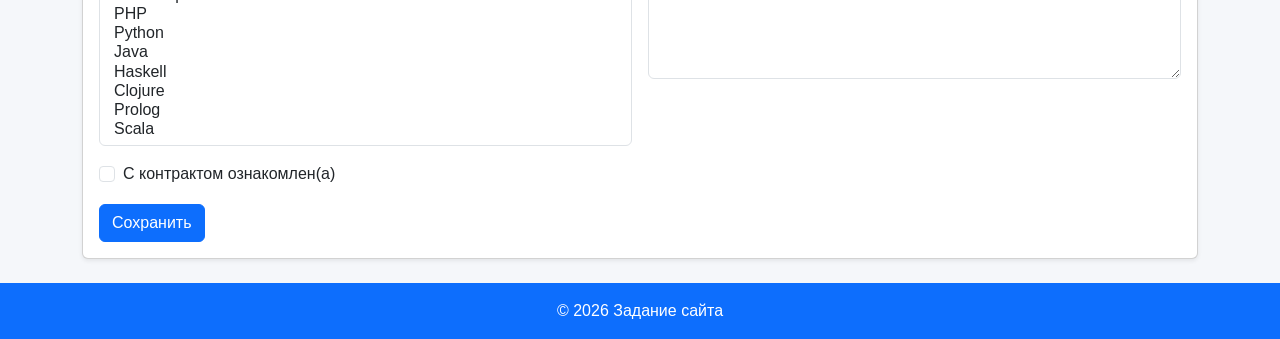
<file: task4/index.html>
<!DOCTYPE html>
<html lang="ru">
<head>
  <meta charset="utf-8">
  <meta name="viewport" content="width=device-width, initial-scale=1">
  <title>Задание 4 — Bootstrap</title>
  <link
    href="https://cdn.jsdelivr.net/npm/bootstrap@5.3.3/dist/css/bootstrap.min.css"
    rel="stylesheet">
  <link rel="stylesheet" href="style.css">
</head>
<body>

  <!-- ШАПКА -->
  <header class="bg-primary text-white py-3">
    <div class="container">
      <div class="d-flex align-items-center justify-content-center justify-content-md-start">
        <img src="KybSU.png" alt="Логотип КубГУ"
             class="rounded-circle bg-white p-1 me-3" width="60" height="60">
        <h1 class="h4 mb-0">Название сайта</h1>
      </div>

      <nav class="mt-3">
        <ul class="nav flex-column flex-md-row">
          <li class="nav-item">
            <a class="nav-link text-white" href="https://kubsu.ru/">Ссылка меню 1</a>
          </li>
          <li class="nav-item">
            <a class="nav-link text-white" href="https://kubsu.ru/ru/university">Ссылка 2</a>
          </li>
          <li class="nav-item">
            <a class="nav-link text-white" href="https://kubsu.ru/ru/studentam">Ссылка 3</a>
          </li>
        </ul>
      </nav>
    </div>
  </header>

  <!-- КОНТЕНТ -->
  <main class="container my-4">
    <div class="row g-3">

      <!-- Список гиперссылок -->
      <div class="col-12 col-md-7 order-2 order-md-1">
        <section class="card h-100 shadow-sm">
          <div class="card-body">
            <h2 class="h5 text-primary border-bottom pb-2 mb-3">Список гиперссылок</h2>
            <ul class="list-unstyled mb-0">
              <li class="py-1"><a href="http://kubsu.ru/">1. КубГУ (http)</a></li>
              <li class="py-1"><a href="https://kubsu.ru/">2. КубГУ (https)</a></li>
              <li class="py-1">
                <a href="https://kubsu.ru/"><img src="KybSU.png" alt="КубГУ" width="40"></a>
                — 3. ссылка-картинка
              </li>
              <li class="py-1"><a href="/ru/university">4. сокращённая ссылка на внутреннюю страницу</a></li>
              <li class="py-1"><a href="/">5. сокращённая ссылка на главную страницу</a></li>
              <li class="py-1"><a href="#form-block">6. ссылка на фрагмент текущей страницы</a></li>
              <li class="py-1"><a href="https://kubsu.ru/?a=1&amp;b=2&amp;c=3">7. ссылка с тремя параметрами в URL</a></li>
              <li class="py-1"><a href="https://kubsu.ru/?id=123">8. ссылка с параметром id в URL</a></li>
              <li class="py-1"><a href="page.html">9. относительная на страницу в текущем каталоге</a></li>
              <li class="py-1"><a href="about/page.html">10. относительная на страницу в каталоге about</a></li>
              <li class="py-1"><a href="../page.html">11. относительная на страницу уровнем выше</a></li>
              <li class="py-1"><a href="../../page.html">12. относительная на страницу двумя уровнями выше</a></li>
              <li class="py-1">13. Контекстная ссылка:
                <a href="https://kubsu.ru/ru/university">перейти в раздел об университете</a>.
              </li>
              <li class="py-1"><a href="https://ru.wikipedia.org/wiki/HTML#История">14. ссылка на фрагмент стороннего сайта</a></li>
              <li class="py-1">
                15. Карта:
                <img src="kbadrat.svg" alt="Карта" usemap="#m" width="180" height="120" class="d-block my-2">
                <map name="m">
                  <area shape="rect" coords="15,30,95,110" href="https://kubsu.ru/ru/university" alt="Прямоугольник">
                  <area shape="circle" coords="150,70,35" href="https://kubsu.ru/ru" alt="Круг">
                </map>
              </li>
              <li class="py-1"><a href="">16. ссылка с пустым href</a></li>
              <li class="py-1"><a>17. ссылка без href</a></li>
              <li class="py-1"><a href="https://www.google.com/" rel="nofollow">18. ссылка с rel="nofollow"</a></li>
              <li class="py-1"><!--noindex--><a href="https://www.yandex.ru/">19. ссылка, запрещённая для индексации</a><!--/noindex--></li>
              <li class="py-1">20.
                <ol class="mt-2">
                  <li><a href="https://kubsu.ru/ru/university" title="Об университете">Университет</a></li>
                  <li><a href="https://kubsu.ru/ru/sveden" title="Сведения об ОО">Сведения об ОО</a></li>
                  <li><a href="https://kubsu.ru/ru/studentam" title="Студентам">Студентам</a></li>
                </ol>
              </li>
              <li class="py-1"><a href="ftp://user:password@example.com/myfile.zip">21. FTP с авторизацией</a></li>
            </ul>
          </div>
        </section>
      </div>

      <!-- Таблица -->
      <div class="col-12 col-md-5 order-1 order-md-2">
        <section class="card h-100 shadow-sm">
          <div class="card-body">
            <h2 class="h5 text-primary border-bottom pb-2 mb-3">Таблица</h2>
            <div class="table-responsive">
              <table class="table table-striped table-bordered align-middle mb-0">
                <thead class="table-primary">
                  <tr>
                    <th>Факультет</th>
                    <th>Направление</th>
                    <th>Курс</th>
                    <th>Студентов</th>
                  </tr>
                </thead>
                <tbody>
                  <tr>
                    <td rowspan="2">ФКТиПМ</td>
                    <td>01.03.02 Прикладная математика</td>
                    <td>1</td>
                    <td>54</td>
                  </tr>
                  <tr>
                    <td>02.03.03 Математическое обеспечение</td>
                    <td>2</td>
                    <td>36</td>
                  </tr>
                  <tr>
                    <td>ФМиКН</td>
                    <td colspan="2">Бакалавриат (без разделения по курсам)</td>
                    <td>120</td>
                  </tr>
                  <tr>
                    <td>ФЭФ</td>
                    <td>38.03.01 Экономика</td>
                    <td>3</td>
                    <td>72</td>
                  </tr>
                  <tr>
                    <td>ФЮФ</td>
                    <td>40.03.01 Юриспруденция</td>
                    <td>4</td>
                    <td>88</td>
                  </tr>
                  <tr>
                    <td>ФРГФ</td>
                    <td>45.03.01 Филология</td>
                    <td>1</td>
                    <td>42</td>
                  </tr>
                </tbody>
              </table>
            </div>
          </div>
        </section>
      </div>

      <!-- Форма -->
      <div class="col-12 order-3">
        <section class="card shadow-sm" id="form-block">
          <div class="card-body">
            <h2 class="h5 text-primary border-bottom pb-2 mb-3">Форма</h2>

            <form action="/" method="POST" class="row g-3">
              <div class="col-12 col-md-6">
                <label class="form-label" for="fio">ФИО:</label>
                <input type="text" class="form-control" id="fio" name="fio" required>
              </div>

              <div class="col-12 col-md-6">
                <label class="form-label" for="phone">Телефон:</label>
                <input type="tel" class="form-control" id="phone" name="phone" required>
              </div>

              <div class="col-12 col-md-6">
                <label class="form-label" for="email">E-mail:</label>
                <input type="email" class="form-control" id="email" name="email" required>
              </div>

              <div class="col-12 col-md-6">
                <label class="form-label" for="date">Дата рождения:</label>
                <input type="date" class="form-control" id="date" name="date">
              </div>

              <fieldset class="col-12">
                <legend class="form-label fs-6">Пол:</legend>
                <div class="form-check form-check-inline">
                  <input class="form-check-input" type="radio" name="g" id="g-m" value="m">
                  <label class="form-check-label" for="g-m">М</label>
                </div>
                <div class="form-check form-check-inline">
                  <input class="form-check-input" type="radio" name="g" id="g-f" value="f">
                  <label class="form-check-label" for="g-f">Ж</label>
                </div>
              </fieldset>

              <div class="col-12 col-md-6">
                <label class="form-label" for="lang">Языки программирования:</label>
                <select name="lang[]" id="lang" multiple size="11" class="form-select">
                  <option>Pascal</option><option>C</option><option>C++</option>
                  <option>JavaScript</option><option>PHP</option><option>Python</option>
                  <option>Java</option><option>Haskell</option><option>Clojure</option>
                  <option>Prolog</option><option>Scala</option>
                </select>
              </div>

              <div class="col-12 col-md-6">
                <label class="form-label" for="bio">Биография:</label>
                <textarea name="bio" id="bio" rows="6" class="form-control"></textarea>
              </div>

              <div class="col-12">
                <div class="form-check">
                  <input class="form-check-input" type="checkbox" name="ok" id="ok">
                  <label class="form-check-label" for="ok">С контрактом ознакомлен(а)</label>
                </div>
              </div>

              <div class="col-12">
                <button type="submit" class="btn btn-primary">Сохранить</button>
              </div>
            </form>
          </div>
        </section>
      </div>

    </div>
  </main>

  <!-- ПОДВАЛ -->
  <footer class="bg-primary text-white text-center py-3 mt-4">
    <div class="container">
      © 2026 Задание сайта
    </div>
  </footer>

  <script
    src="https://cdn.jsdelivr.net/npm/bootstrap@5.3.3/dist/js/bootstrap.bundle.min.js"></script>

  <script>
    document.getElementById('fio').addEventListener('input', function () {
      this.value = this.value.replace(/[^A-Za-zА-Яа-яЁё\s\-]/g, '');
    });
    document.getElementById('phone').addEventListener('input', function () {
      this.value = this.value.replace(/[^0-9+\-\(\)\s]/g, '');
    });
    document.getElementById('email').addEventListener('input', function () {
      this.value = this.value.replace(/[^A-Za-z0-9@._\-+]/g, '');
    });
  </script>

</body>
</html>
</file>
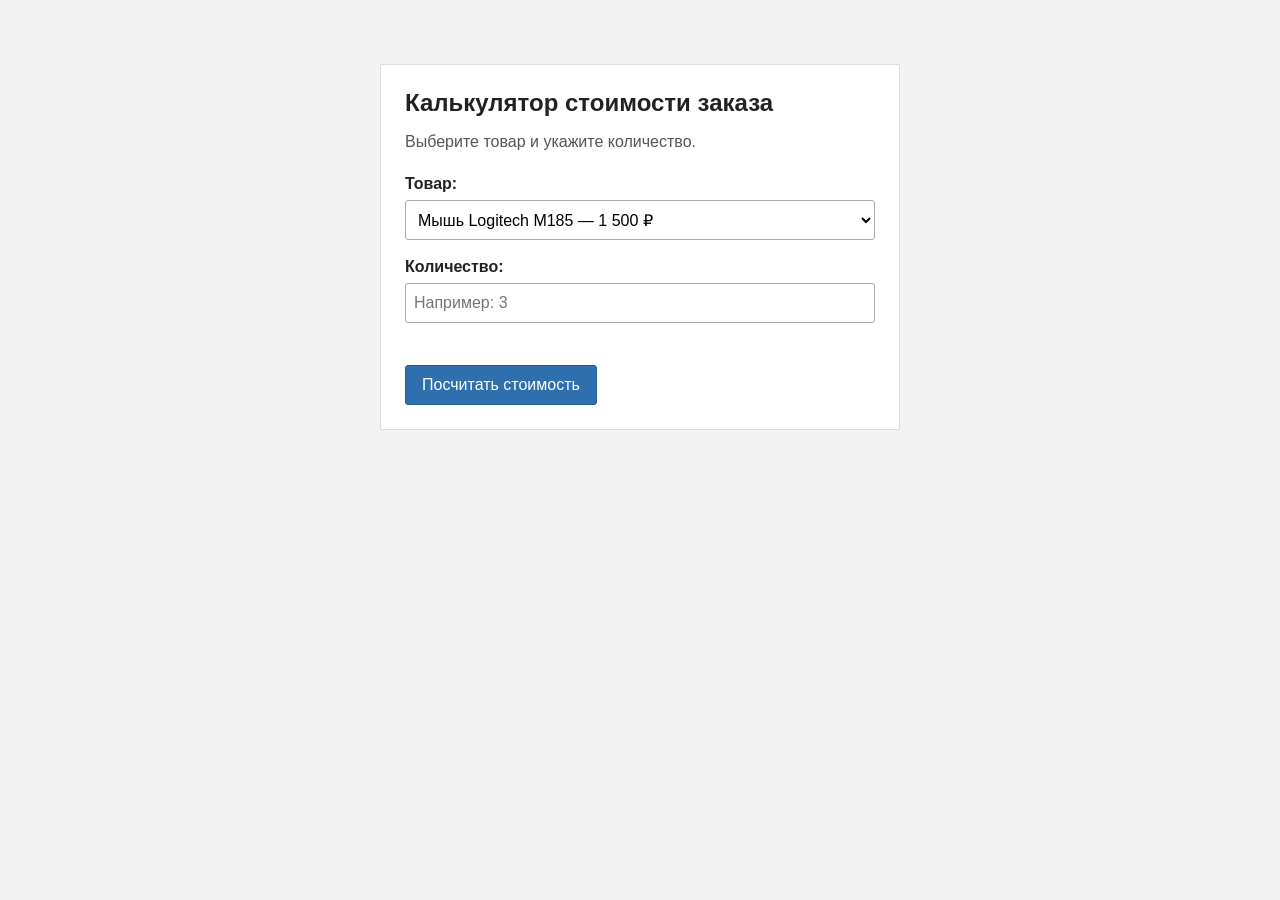
<file: task5/index.html>
<!DOCTYPE html>
<html lang="ru">
<head>
    <meta charset="UTF-8">
    <meta name="viewport" content="width=device-width, initial-scale=1.0">
    <title>Калькулятор стоимости заказа</title>
    <script src="script.js" defer></script>
    <style>
        * {
            box-sizing: border-box;
        }

        body {
            margin: 0;
            padding: 24px;
            background: #f2f2f2;
            color: #222;
            font-family: Arial, sans-serif;
        }

        main {
            max-width: 520px;
            margin: 40px auto;
            padding: 24px;
            background: #fff;
            border: 1px solid #ddd;
        }

        h1 {
            margin-top: 0;
            font-size: 24px;
        }

        .description {
            margin-bottom: 24px;
            color: #555;
        }

        .form-group {
            margin-bottom: 18px;
        }

        label {
            display: block;
            margin-bottom: 7px;
            font-weight: bold;
        }

        input,
        select {
            width: 100%;
            min-height: 40px;
            padding: 8px;
            border: 1px solid #aaa;
            border-radius: 3px;
            background: #fff;
            font: inherit;
        }

        input:focus,
        select:focus {
            outline: 2px solid #8ab4e8;
            outline-offset: 1px;
        }

        button {
            padding: 10px 16px;
            border: 1px solid #245b91;
            border-radius: 3px;
            background: #2f6fae;
            color: #fff;
            font: inherit;
            cursor: pointer;
        }

        button:hover {
            background: #245b91;
        }

        .error {
            min-height: 18px;
            margin: 6px 0 0;
            color: #b00020;
            font-size: 14px;
        }

        .result {
            margin-top: 24px;
            padding: 16px;
            border: 1px solid #b7d6b7;
            background: #f2faf2;
        }

        .result h2 {
            margin-top: 0;
            font-size: 18px;
        }

        #result-sum {
            font-size: 22px;
        }

        @media (max-width: 480px) {
            body {
                padding: 12px;
            }

            main {
                margin: 12px auto;
                padding: 18px;
            }

            h1 {
                font-size: 21px;
            }
        }
    </style>
</head>
<body>
    <main>
        <h1>Калькулятор стоимости заказа</h1>
        <p class="description">Выберите товар и укажите количество.</p>

        <form id="order-form" novalidate>
            <div class="form-group">
                <label for="product">Товар:</label>
                <select id="product" name="product">
                    <option value="1500">Мышь Logitech M185 — 1 500 ₽</option>
                    <option value="3900">Клавиатура Logitech K380 — 3 900 ₽</option>
                    <option value="7990">Наушники Sony WH-CH520 — 7 990 ₽</option>
                    <option value="12990">Колонки JBL Flip 6 — 12 990 ₽</option>
                    <option value="8900">Веб-камера Logitech C920 — 8 900 ₽</option>
                    <option value="14990">Микрофон HyperX QuadCast — 14 990 ₽</option>
                    <option value="24990">Монитор Samsung Odyssey G4 — 24 990 ₽</option>
                    <option value="29990">Планшет Xiaomi Pad 6 — 29 990 ₽</option>
                    <option value="54990">Телевизор LG 55 дюймов 4K — 54 990 ₽</option>
                    <option value="89990">Ноутбук ASUS Vivobook 16 — 89 990 ₽</option>
                    <option value="99990">iPhone 18 Pro — 99 990 ₽</option>
                    <option value="249990">Телевизор Samsung QLED 75 дюймов — 249 990 ₽</option>
                </select>
            </div>

            <div class="form-group">
                <label for="count">Количество:</label>
                <input type="text" id="count" name="count" placeholder="Например: 3" inputmode="numeric">
                <p id="error" class="error" role="alert"></p>
            </div>

            <button type="submit">Посчитать стоимость</button>
        </form>

        <section id="result" class="result" hidden aria-live="polite">
            <h2>Результат</h2>
            <p id="result-details"></p>
            <p>Итого: <strong id="result-sum">0</strong> ₽</p>
        </section>
    </main>
</body>
</html>
</file>
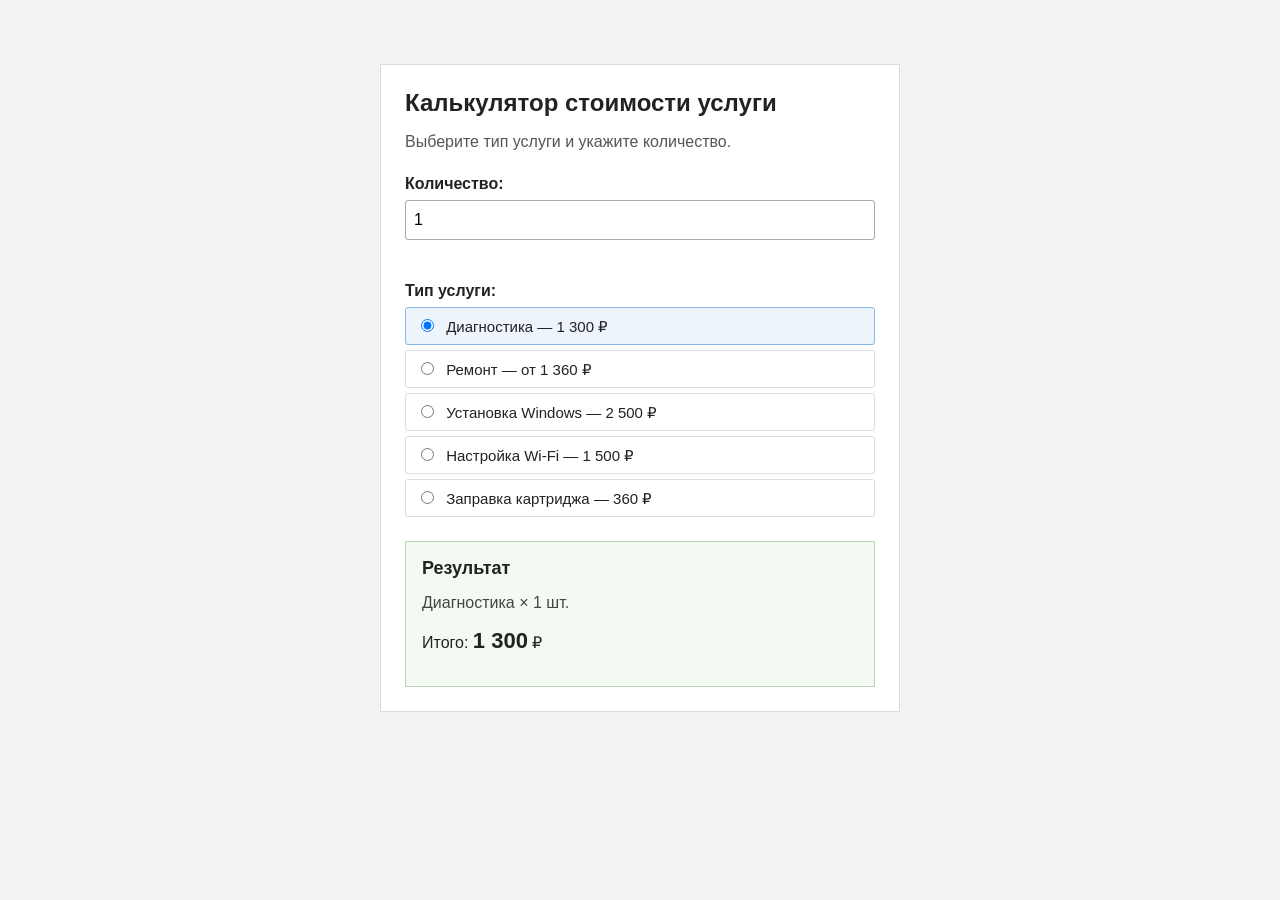
<file: task6/index.html>
<!DOCTYPE html>
<html lang="ru">
<head>
  <meta charset="UTF-8">
  <meta name="viewport" content="width=device-width, initial-scale=1.0">
  <title>Калькулятор стоимости услуги</title>
  <script src="script.js" defer></script>
  <style>
    * {
      box-sizing: border-box;
    }

    body {
      margin: 0;
      padding: 24px;
      background: #f2f2f2;
      color: #222;
      font-family: Arial, sans-serif;
    }

    main {
      max-width: 520px;
      margin: 40px auto;
      padding: 24px;
      background: #fff;
      border: 1px solid #ddd;
    }

    h1 {
      margin-top: 0;
      font-size: 24px;
    }

    .description {
      margin-bottom: 24px;
      color: #555;
    }

    .form-group {
      margin-bottom: 18px;
    }

    .form-label {
      display: block;
      margin-bottom: 7px;
      font-weight: bold;
    }

    input[type="text"],
    select {
      width: 100%;
      min-height: 40px;
      padding: 8px;
      border: 1px solid #aaa;
      border-radius: 3px;
      background: #fff;
      font: inherit;
    }

    input[type="text"]:focus,
    select:focus {
      outline: 2px solid #8ab4e8;
      outline-offset: 1px;
    }

    .radio-group label {
      display: block;
      padding: 8px 10px;
      margin-bottom: 5px;
      border: 1px solid #ddd;
      border-radius: 3px;
      cursor: pointer;
      font-size: 15px;
      transition: background 0.15s, border-color 0.15s;
    }

    .radio-group label:hover {
      background: #f7f9fc;
    }

    .radio-group input {
      margin-right: 8px;
    }

    .radio-group label:has(input:checked) {
      border-color: #8ab4e8;
      background: #eef4fb;
    }

    .checkbox-label {
      display: flex;
      align-items: center;
      padding: 10px 12px;
      border: 1px solid #ddd;
      border-radius: 3px;
      cursor: pointer;
      font-size: 15px;
      transition: background 0.15s, border-color 0.15s;
    }

    .checkbox-label:hover {
      background: #f7f9fc;
    }

    .checkbox-label input {
      margin-right: 10px;
    }

    .checkbox-label:has(input:checked) {
      border-color: #8ab4e8;
      background: #eef4fb;
    }

    .error {
      min-height: 18px;
      margin: 6px 0 0;
      color: #b00020;
      font-size: 14px;
    }

    .result {
      margin-top: 24px;
      padding: 16px;
      border: 1px solid #b7d6b7;
      background: #f2faf2;
    }

    .result h2 {
      margin-top: 0;
      font-size: 18px;
    }

    #result-details {
      margin: 8px 0;
      color: #444;
    }

    #result-sum {
      font-size: 22px;
    }

    .hidden {
      display: none;
    }

    @media (max-width: 480px) {
      body {
        padding: 12px;
      }

      main {
        margin: 12px auto;
        padding: 18px;
      }

      h1 {
        font-size: 21px;
      }
    }
  </style>
</head>
<body>
  <main>
    <h1>Калькулятор стоимости услуги</h1>
    <p class="description">Выберите тип услуги и укажите количество.</p>

    <form id="service-form" novalidate>

      <div class="form-group">
        <label for="quantity" class="form-label">Количество:</label>
        <input type="text" id="quantity" name="quantity"
               value="1" inputmode="numeric" placeholder="Например: 3">
        <p id="error" class="error" role="alert"></p>
      </div>

      <div class="form-group">
        <span class="form-label">Тип услуги:</span>
        <div class="radio-group">
          <label><input type="radio" name="serviceType" value="1" checked>
            Диагностика — 1 300 ₽</label>
          <label><input type="radio" name="serviceType" value="2">
            Ремонт — от 1 360 ₽</label>
          <label><input type="radio" name="serviceType" value="3">
            Установка Windows — 2 500 ₽</label>
          <label><input type="radio" name="serviceType" value="4">
            Настройка Wi-Fi — 1 500 ₽</label>
          <label><input type="radio" name="serviceType" value="5">
            Заправка картриджа — 360 ₽</label>
        </div>
      </div>

      <div class="form-group hidden" id="options-group">
        <label for="option" class="form-label">Срок ремонта:</label>
        <select id="option" name="option">
          <option value="standard">Стандартный (3–5 дней) — +0 ₽</option>
          <option value="fast">Ускоренный (1–2 дня) — +1 000 ₽</option>
          <option value="urgent">Срочный (за 1 день) — +2 500 ₽</option>
        </select>
      </div>

      <div class="form-group hidden" id="property-group">
        <label class="checkbox-label">
          <input type="checkbox" id="property" name="property">
          Пожизненная поддержка — +800 ₽
        </label>
      </div>

    </form>

    <section id="result" class="result" aria-live="polite">
      <h2>Результат</h2>
      <p id="result-details">Диагностика × 1 шт.</p>
      <p>Итого: <strong id="result-sum">1 300</strong> ₽</p>
    </section>

  </main>
</body>
</html>
</file>
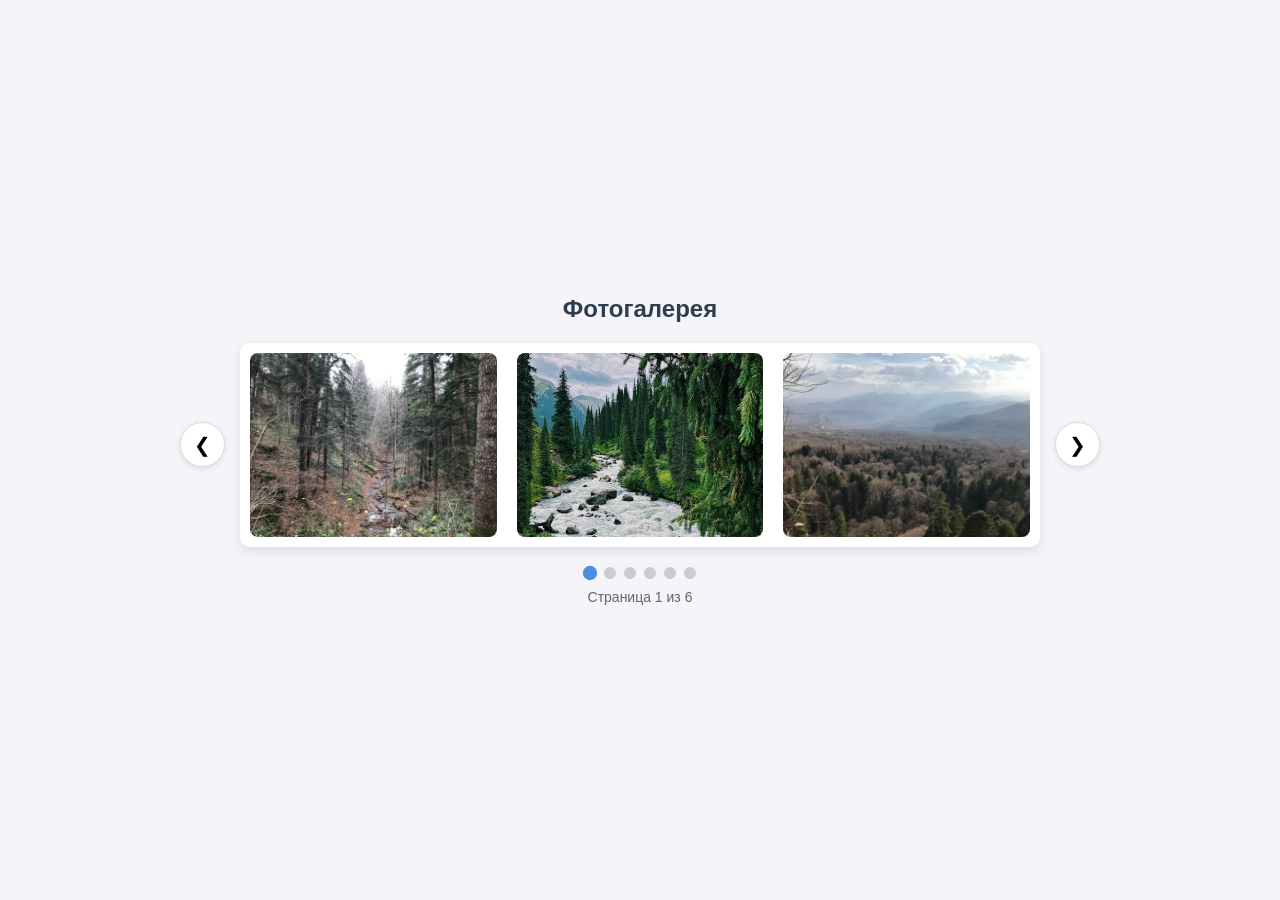
<file: task7/index.html>
<!DOCTYPE html>
<html lang="ru">
<head>
  <meta charset="UTF-8">
  <meta name="viewport" content="width=device-width, initial-scale=1.0">
  <title>Задание 7 — Галерея</title>
  <script src="script.js" defer></script>
  <style>
    * {
      box-sizing: border-box;
      margin: 0;
      padding: 0;
    }

    body {
      background-color: #f4f4f9;
      font-family: Arial, sans-serif;
      display: flex;
      justify-content: center;
      align-items: center;
      min-height: 100vh;
      color: #333;
    }

    .gallery-container {
      width: 100%;
      max-width: 960px;
      padding: 20px;
      text-align: center;
    }

    h1 {
      font-size: 24px;
      margin-bottom: 20px;
      color: #2c3e50;
    }

    /*Слайдер*/
    .slider-wrapper {
      display: flex;
      align-items: center;
      justify-content: center;
      gap: 15px;
      margin-bottom: 20px;
    }

    .slider-viewport {
      overflow: hidden;
      flex: 1;
      border-radius: 10px;
      box-shadow: 0 4px 12px rgba(0, 0, 0, 0.1);
      background: #fff;
    }

    .slider-track {
      display: flex;
      transition: transform 0.4s ease-in-out;
    }

    .slide {
      flex: 0 0 100%; /*слайд на телефонах */
      padding: 10px;
    }

    .slide img {
      width: 100%;
      aspect-ratio: 4 / 3;
      object-fit: cover;
      display: block;
      border-radius: 8px;
    }

    /*Стрелки*/
    .arrow {
      background-color: #fff;
      border: 1px solid #ddd;
      font-size: 20px;
      width: 45px;
      height: 45px;
      border-radius: 50%;
      cursor: pointer;
      display: flex;
      align-items: center;
      justify-content: center;
      box-shadow: 0 2px 6px rgba(0,0,0,0.1);
      transition: all 0.2s ease;
      flex-shrink: 0;
    }

    .arrow:hover {
      background-color: #4a90e2;
      color: #fff;
      border-color: #4a90e2;
    }

    /*Пейджер*/
    .pager-container {
      margin-top: 10px;
    }

    .pager {
      display: flex;
      justify-content: center;
      gap: 8px;
      margin-bottom: 10px;
    }

    .dot {
      width: 12px;
      height: 12px;
      border-radius: 50%;
      background: #ccc;
      border: none;
      cursor: pointer;
      padding: 0;
      transition: background 0.2s;
    }

    .dot.active {
      background: #4a90e2;
      transform: scale(1.2);
    }

    .pager-text {
      font-size: 14px;
      color: #666;
    }

    /*Адаптивность слайда*/
    @media (min-width: 768px) {
      .slide {
        flex: 0 0 33.333%;
      }
    }
  </style>
</head>
<body>

  <main class="gallery-container">
    <h1>Фотогалерея</h1>
    
    <div class="slider-wrapper">
      <button id="prevBtn" class="arrow" aria-label="Назад">&#10094;</button>
      
      <div class="slider-viewport">
        <div class="slider-track" id="track">
          <!-- 8 картинок -->
          <div class="slide"><img src="1.jpeg" alt="Фото 1"></div>
          <div class="slide"><img src="2.jpeg" alt="Фото 2"></div>
          <div class="slide"><img src="3.jpeg" alt="Фото 3"></div>
          <div class="slide"><img src="4.jpeg" alt="Фото 4"></div>
          <div class="slide"><img src="5.jpeg" alt="Фото 5"></div>
          <div class="slide"><img src="6.jpeg" alt="Фото 6"></div>
          <div class="slide"><img src="7.jpeg" alt="Фото 7"></div>
          <div class="slide"><img src="8.jpeg" alt="Фото 8"></div>
        </div>
      </div>
      
      <button id="nextBtn" class="arrow" aria-label="Вперед">&#10095;</button>
    </div>

    <div class="pager-container">
      <div id="pager" class="pager"></div>
      <div id="pager-text" class="pager-text"></div>
    </div>
  </main>

</body>
</html>
</file>
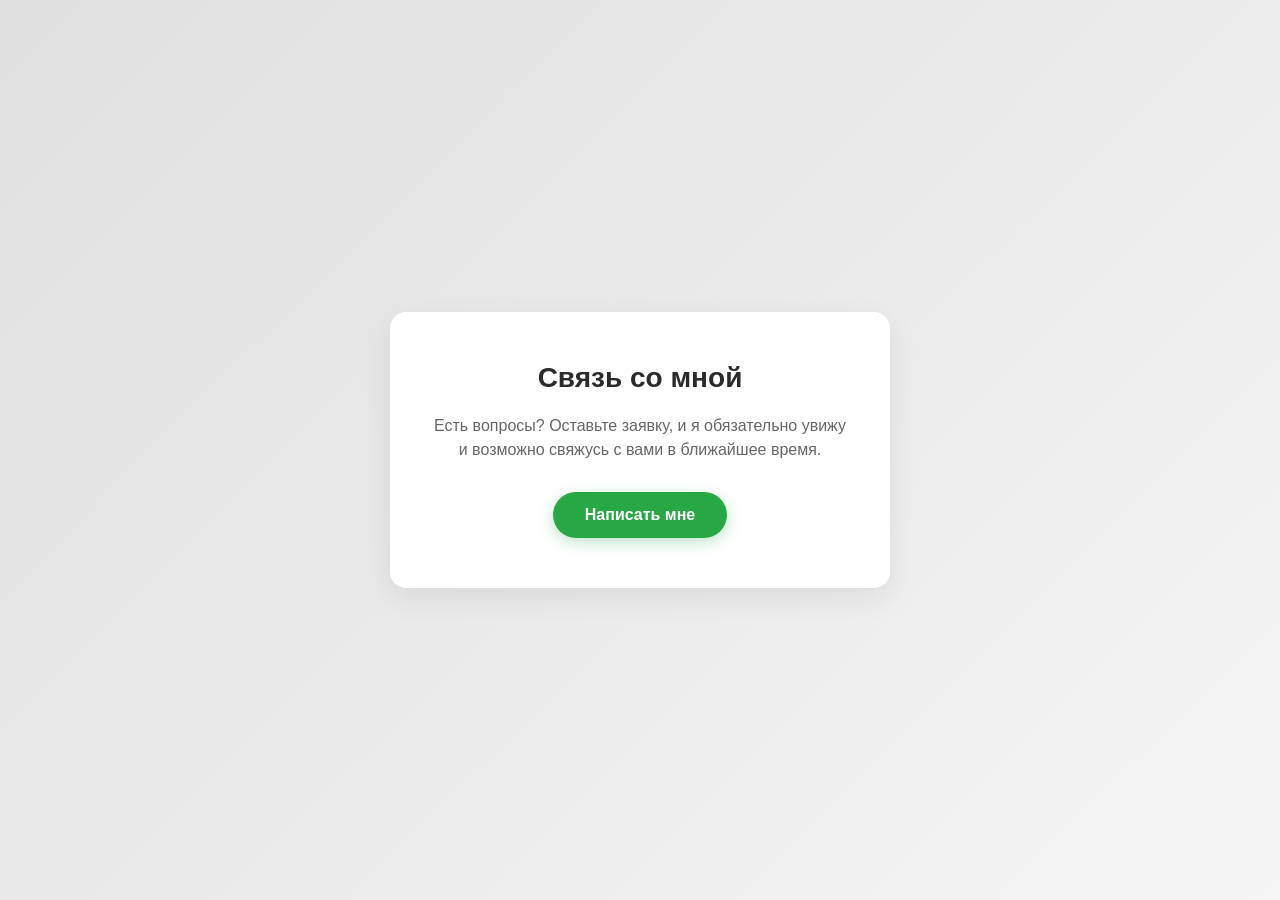
<file: task8/index.html>
<!DOCTYPE html>
<html lang="ru">
<head>
  <meta charset="UTF-8">
  <meta name="viewport" content="width=device-width, initial-scale=1.0">
  <title>Задание 8 — Обратная связь</title>
  <script src="script.js" defer></script>
  <style>
    * {
      box-sizing: border-box;
      margin: 0;
      padding: 0;
    }

    body {
      font-family: 'Segoe UI', Arial, sans-serif;
      background: linear-gradient(135deg, #e0e0e0 0%, #f5f5f5 100%);
      color: #333;
      display: flex;
      justify-content: center;
      align-items: center;
      min-height: 100vh;
      padding: 20px;
    }

    /* === Основной контент === */
    .main-content {
      text-align: center;
      background: #fff;
      padding: 50px 40px;
      border-radius: 16px;
      box-shadow: 0 10px 30px rgba(0, 0, 0, 0.08);
      max-width: 500px;
      width: 100%;
      animation: fadeIn 0.8s ease;
    }

    @keyframes fadeIn {
      from { opacity: 0; transform: translateY(20px); }
      to { opacity: 1; transform: translateY(0); }
    }

    h1 { margin-bottom: 20px; font-size: 28px; color: #2b2b2b; }
    .description { margin-bottom: 30px; color: #666; font-size: 16px; line-height: 1.5; }

    /* Кнопка открытия */
    .btn-primary {
      padding: 14px 32px;
      background: #28a745;
      color: #fff;
      border: none;
      border-radius: 30px;
      font-size: 16px;
      font-weight: 600;
      cursor: pointer;
      box-shadow: 0 4px 15px rgba(40, 167, 69, 0.3);
      transition: all 0.3s ease;
    }
    .btn-primary:hover {
      background: #218838;
      transform: translateY(-3px);
      box-shadow: 0 6px 20px rgba(40, 167, 69, 0.4);
    }

    /* === Попап === */
    .modal-overlay {
      position: fixed;
      top: 0; left: 0; width: 100%; height: 100%;
      background-color: rgba(40, 40, 40, 0.6);
      backdrop-filter: blur(5px);
      display: flex;
      justify-content: center;
      align-items: center;
      z-index: 1000;
      padding: 20px;
      opacity: 1;
      transition: opacity 0.3s ease;
    }
    .modal-overlay.hidden { display: none; opacity: 0; }

    .modal-window {
      background: #fff;
      width: 100%;
      max-width: 480px;
      padding: 30px;
      border-radius: 16px;
      box-shadow: 0 20px 40px rgba(0, 0, 0, 0.15);
      position: relative;
      max-height: 100%;
      overflow-y: auto;
      animation: slideDown 0.4s cubic-bezier(0.175, 0.885, 0.32, 1.275);
    }
    @keyframes slideDown {
      from { transform: translateY(50px) scale(0.9); opacity: 0; }
      to { transform: translateY(0) scale(1); opacity: 1; }
    }

    .modal-close {
      position: absolute; top: 15px; right: 20px;
      background: none; border: none; font-size: 30px;
      cursor: pointer; color: #aaa;
      transition: transform 0.3s ease, color 0.3s ease;
    }
    .modal-close:hover { color: #333; transform: rotate(90deg); }
    .modal-title { margin-bottom: 25px; font-size: 22px; text-align: center; color: #2b2b2b; }

    /* === Форма === */
    .form-group { margin-bottom: 18px; }
    .form-group label {
      display: block; margin-bottom: 6px; font-weight: 600;
      font-size: 13px; color: #555; text-transform: uppercase;
      letter-spacing: 0.5px;
    }

    /* Автоматическая заглавная буква (делает CSS) */
    #fio { text-transform: capitalize; }

    .form-group input[type="text"],
    .form-group input[type="email"],
    .form-group input[type="tel"],
    .form-group textarea {
      width: 100%;
      padding: 12px 15px;
      border: 2px solid #e0e0e0;
      border-radius: 10px;
      background: #fafafa;
      font-family: inherit;
      font-size: 15px;
      color: #333;
      transition: all 0.3s ease;
    }

    .form-group input:focus,
    .form-group textarea:focus {
      border-color: #888;
      outline: none;
      background: #fff;
      box-shadow: 0 0 0 4px rgba(136, 136, 136, 0.15);
    }

    /* Подсветка правильного/неправильного ввода */
    .input-valid { border-color: #28a745 !important; background-color: #f4fff6 !important; }
    .input-invalid { border-color: #d9534f !important; background-color: #fff6f6 !important; }

    .error-msg {
      color: #d9534f; font-size: 12px; margin-top: 5px;
      min-height: 14px; font-weight: 500;
    }

    .checkbox-group {
      display: flex; align-items: flex-start; gap: 10px; margin-bottom: 20px;
    }
    .checkbox-group input[type="checkbox"] {
      margin-top: 4px; accent-color: #28a745; cursor: pointer;
    }
    .checkbox-group label {
      font-weight: normal; font-size: 13px; color: #666;
      line-height: 1.4; cursor: pointer;
    }

    .form-status {
      margin: 15px 0; font-size: 14px; font-weight: 600;
      text-align: center; min-height: 20px;
    }
    .form-status.success { color: #28a745; }
    .form-status.error { color: #d9534f; }

    /* Кнопка отправки */
    .btn-submit {
      width: 100%; padding: 14px;
      background: #28a745; color: #fff;
      border: none; border-radius: 10px;
      font-size: 16px; font-weight: 600; cursor: pointer;
      box-shadow: 0 4px 15px rgba(40, 167, 69, 0.3);
      transition: all 0.3s ease;
    }
    .btn-submit:hover:not(:disabled) {
      background: #218838; transform: translateY(-2px);
      box-shadow: 0 6px 20px rgba(40, 167, 69, 0.4);
    }

    /* Стиль для ЗАБЛОКИРОВАННОЙ кнопки */
    .btn-submit:disabled {
      background: #ccc;
      box-shadow: none;
      cursor: not-allowed;
      color: #666;
    }

        /* === Мобильная адаптивность === */
        @media (max-width: 600px) {
      .main-content { padding: 30px 20px; }
      
      /* Форма прижимается к низу и не скроллится */
      .modal-overlay { 
        padding: 0; 
        align-items: flex-end; 
      }
      
      .modal-window {
        border-radius: 16px 16px 0 0;
        /* Убираем прокрутку, сжимая контент */
        max-height: none; 
        overflow-y: visible;
        padding: 20px 15px;
        animation: slideUpMobile 0.3s ease;
      }

      /* Уменьшаем отступы полей, чтобы всё влезло */
      .form-group { margin-bottom: 10px; }
      .form-group label { font-size: 11px; margin-bottom: 3px; }
      .form-group input, 
      .form-group textarea { 
        padding: 8px 10px; 
        font-size: 14px; 
      }
      .form-group textarea { height: 60px; min-height: 60px; }
      
      /* Уменьшаем заголовок и чекбокс */
      .modal-title { margin-bottom: 15px; font-size: 18px; }
      .checkbox-group { margin-bottom: 12px; }
      .checkbox-group label { font-size: 11px; }
      .btn-submit { padding: 12px; font-size: 15px; }
    }
  </style>
</head>
<body>

  <main class="main-content">
    <h1>Связь со мной</h1>
    <p class="description">Есть вопросы? Оставьте заявку, и я обязательно увижу и возможно свяжусь с вами в ближайшее время.</p>
    <button id="openModalBtn" class="btn-primary">Написать мне</button>
  </main>

  <div id="modalOverlay" class="modal-overlay hidden">
    <div class="modal-window">
      <button id="closeModalBtn" class="modal-close" aria-label="Закрыть">&times;</button>
      
      <h2 class="modal-title">Обратная связь</h2>
      
      <form id="contactForm" novalidate>
        
        <div class="form-group">
          <label for="fio">ФИО</label>
          <!-- Добавлен maxlength -->
          <input type="text" id="fio" name="fio" placeholder="Иванов Иван Иванович" maxlength="50" required>
          <div class="error-msg" id="error-fio"></div>
        </div>

        <div class="form-group">
          <label for="email">Email</label>
          <input type="email" id="email" name="email" placeholder="example@mail.ru" maxlength="50" required>
          <div class="error-msg" id="error-email"></div>
        </div>

        <div class="form-group">
          <label for="phone">Телефон</label>
          <input type="tel" id="phone" name="phone" placeholder="+7 (999) 123-45-67" maxlength="20" required>
          <div class="error-msg" id="error-phone"></div>
        </div>

        <div class="form-group">
          <label for="org">Организация</label>
          <input type="text" id="org" name="org" placeholder="ООО Ромашка" maxlength="60">
        </div>

        <div class="form-group">
          <label for="message">Сообщение</label>
          <textarea id="message" name="message" rows="3" placeholder="Ваше сообщение..." maxlength="500" required></textarea>
        </div>

        <div class="checkbox-group">
          <input type="checkbox" id="policy" name="policy" required>
          <label for="policy">Я согласен с политикой обработки персональных данных</label>
        </div>

        <div id="formStatus" class="form-status"></div>

        <!-- Кнопка по умолчанию disabled -->
        <button type="submit" id="submitBtn" class="btn-submit" disabled>Отправить сообщение</button>
      </form>
    </div>
  </div>

</body>
</html>
</file>
<file: project/style.css>
/* Базовые настройки и палитра */
:root {
    --green-950: #102b22;
    --green-900: #173b2d;
    --green-800: #24513d;
    --green-700: #34664b;
    --green-100: #e9f0e8;
    --blue-100: #e4f0f2;
    --blue-700: #477f8a;
    --stone-700: #766c5d;
    --stone-200: #e4dfd6;
    --white: #ffffff;
    --paper: #f8f8f4;
    --text: #26352d;
    --muted: #69766e;
    --danger: #a83232;
    --success: #21683b;
    --radius: 18px;
    --shadow: 0 18px 44px rgba(19, 46, 33, 0.09);
}

* {
    box-sizing: border-box;
}

html {
    scroll-behavior: smooth;
    scroll-padding-top: 1rem;
}

body {
    margin: 0;
    color: var(--text);
    background: var(--white);
    font-family: "Montserrat", sans-serif;
    font-size: 16px;
    line-height: 1.7;
    -webkit-font-smoothing: antialiased;
}

body,
button,
input,
textarea {
    font-family: "Montserrat", sans-serif;
}

img,
video {
    max-width: 100%;
}

img {
    display: block;
}

a {
    color: inherit;
    text-decoration: none;
}

button,
input,
textarea {
    font: inherit;
}

button,
a,
input,
textarea {
    -webkit-tap-highlight-color: transparent;
}

button:focus-visible,
a:focus-visible,
input:focus-visible,
textarea:focus-visible {
    outline: 3px solid #89b7c0;
    outline-offset: 3px;
}

.container {
    width: min(1160px, calc(100% - 40px));
    margin-inline: auto;
}

.section {
    padding: 88px 0;
}

.eyebrow {
    margin: 0 0 17px;
    color: var(--green-700);
    font-size: 0.72rem;
    font-weight: 800;
    letter-spacing: 0.17em;
    line-height: 1.6;
}

h1,
h2,
h3,
p,
figure {
    margin-top: 0;
}

h1,
h2,
h3 {
    line-height: 1.18;
}

h1,
h2 {
    letter-spacing: -0.045em;
}

h2 {
    margin-bottom: 20px;
    font-size: clamp(2rem, 4.4vw, 3.35rem);
    font-weight: 700;
}

h2 span,
.hero h1 span {
    color: var(--green-700);
}

.section-heading {
    max-width: 760px;
    margin-bottom: 38px;
}

.section-heading .section-intro {
    max-width: 620px;
    margin-bottom: 0;
}

.section-heading--split {
    max-width: none;
    display: grid;
    grid-template-columns: 1.15fr 0.85fr;
    align-items: end;
    gap: 50px;
}

.section-heading--split .section-intro {
    max-width: 450px;
    margin: 0 0 26px auto;
}

.section-intro {
    color: var(--muted);
    font-size: 0.98rem;
}

/* Кнопки */
.button {
    min-height: 52px;
    display: inline-flex;
    align-items: center;
    justify-content: center;
    gap: 15px;
    padding: 14px 22px;
    border: 1px solid transparent;
    border-radius: 4px;
    cursor: pointer;
    font-size: 0.84rem;
    font-weight: 700;
    transition: background-color 0.25s ease, color 0.25s ease, border-color 0.25s ease, transform 0.25s ease;
}

.button:hover {
    transform: translateY(-2px);
}

.button--primary {
    color: var(--white);
    background: var(--green-700);
}

.button--primary:hover {
    background: var(--green-900);
}

.button--ghost {
    color: var(--white);
    border-color: rgba(255, 255, 255, 0.55);
    background: rgba(255, 255, 255, 0.05);
}

.button--ghost:hover {
    background: rgba(255, 255, 255, 0.15);
    border-color: var(--white);
}

/* Первый экран с видео */
.hero {
    position: relative;
    min-height: 760px;
    min-height: 100svh;
    display: flex;
    overflow: hidden;
    color: var(--white);
    background: #1b3a31;
}

.hero__video,
.hero__shade {
    position: absolute;
    inset: 0;
    width: 100%;
    height: 100%;
}

.hero__video {
    object-fit: cover;
}

.hero__shade {
    background: linear-gradient(90deg, rgba(9, 28, 23, 0.82) 0%, rgba(11, 37, 29, 0.55) 47%, rgba(11, 37, 29, 0.2) 100%), linear-gradient(0deg, rgba(8, 26, 20, 0.66) 0%, transparent 35%);
}

.hero__container {
    position: relative;
    z-index: 2;
    display: flex;
    flex-direction: column;
}

.site-nav {
    position: relative;
    z-index: 5;
    min-height: 94px;
    display: flex;
    align-items: center;
    justify-content: space-between;
    gap: 24px;
    border-bottom: 1px solid rgba(255, 255, 255, 0.22);
}

.brand {
    display: inline-flex;
    align-items: center;
    gap: 10px;
    flex-shrink: 0;
    color: var(--white);
}

.brand__mark {
    width: 42px;
    height: 42px;
    display: inline-flex;
    align-items: center;
    justify-content: center;
    border: 1px solid rgba(255, 255, 255, 0.72);
    border-radius: 50%;
    font-size: 1.4rem;
    line-height: 1;
}

.brand__text {
    display: flex;
    flex-direction: column;
    font-size: 0.75rem;
    font-weight: 800;
    letter-spacing: 0.12em;
    line-height: 1.15;
}

.brand__text span {
    font-weight: 500;
    letter-spacing: 0.3em;
}

.nav-list,
.dropdown-menu {
    margin: 0;
    padding: 0;
    list-style: none;
}

.nav-list {
    display: flex;
    align-items: center;
    gap: clamp(15px, 2vw, 29px);
}

.nav-list > li {
    position: relative;
}

.nav-link {
    display: inline-flex;
    align-items: center;
    gap: 7px;
    padding: 12px 0;
    border: 0;
    color: rgba(255, 255, 255, 0.91);
    background: transparent;
    cursor: pointer;
    font-size: 0.75rem;
    font-weight: 600;
    white-space: nowrap;
    transition: color 0.2s ease;
}

.nav-link:hover,
.nav-link:focus-visible {
    color: var(--white);
}

.nav-link--contact {
    padding: 10px 14px;
    border: 1px solid rgba(255, 255, 255, 0.55);
}

.nav-link--contact:hover {
    border-color: var(--white);
    background: rgba(255, 255, 255, 0.12);
}

/* Стрелка выпадающего списка рисуется CSS, без текстового символа. */
.nav-dropdown-toggle::after {
    width: 7px;
    height: 7px;
    margin-left: 8px;
    border-right: 1.5px solid currentColor;
    border-bottom: 1.5px solid currentColor;
    content: "";
    transform: translateY(-2px) rotate(45deg);
    transition: transform 0.2s ease;
}

.nav-item--dropdown:hover .nav-dropdown-toggle::after,
.nav-item--dropdown:focus-within .nav-dropdown-toggle::after,
.nav-item--dropdown.is-open .nav-dropdown-toggle::after {
    transform: translateY(2px) rotate(225deg);
}

.dropdown-menu {
    position: absolute;
    top: 100%;
    left: -15px;
    min-width: 190px;
    padding: 8px;
    border: 1px solid rgba(255, 255, 255, 0.13);
    border-radius: 8px;
    background: var(--green-950);
    box-shadow: var(--shadow);
    opacity: 0;
    visibility: hidden;
    transform: translateY(7px);
    transition: opacity 0.2s ease, transform 0.2s ease, visibility 0.2s ease;
}

.nav-item--dropdown:hover .dropdown-menu,
.nav-item--dropdown:focus-within .dropdown-menu,
.nav-item--dropdown.is-open .dropdown-menu {
    opacity: 1;
    visibility: visible;
    transform: translateY(0);
}

.dropdown-menu a {
    display: block;
    padding: 10px 12px;
    border-radius: 4px;
    color: rgba(255, 255, 255, 0.85);
    font-size: 0.75rem;
    transition: background-color 0.2s ease, color 0.2s ease;
}

.dropdown-menu a:hover,
.dropdown-menu a:focus-visible {
    color: var(--white);
    background: rgba(255, 255, 255, 0.1);
}

.menu-toggle {
    display: none;
    width: 46px;
    height: 42px;
    padding: 10px;
    border: 1px solid rgba(255, 255, 255, 0.5);
    border-radius: 4px;
    background: rgba(255, 255, 255, 0.08);
    cursor: pointer;
}

.menu-toggle span {
    display: block;
    height: 2px;
    margin: 4px 0;
    background: var(--white);
    transition: transform 0.25s ease, opacity 0.25s ease;
}

.menu-toggle.is-active span:first-child {
    transform: translateY(6px) rotate(45deg);
}

.menu-toggle.is-active span:nth-child(2) {
    opacity: 0;
}

.menu-toggle.is-active span:last-child {
    transform: translateY(-6px) rotate(-45deg);
}

.hero__content {
    max-width: 780px;
    margin: auto 0;
    padding: 90px 0 75px;
}

.hero__eyebrow {
    color: #c2d7bf;
}

.hero h1 {
    margin-bottom: 23px;
    font-size: clamp(2.7rem, 6.2vw, 5.4rem);
    font-weight: 700;
    line-height: 1.05;
}

.hero h1 span {
    color: #c4d7be;
}

.hero__description {
    max-width: 610px;
    margin-bottom: 32px;
    color: rgba(255, 255, 255, 0.84);
    font-size: clamp(0.98rem, 1.6vw, 1.1rem);
}

.hero__actions {
    display: flex;
    flex-wrap: wrap;
    gap: 12px;
}

.hero__bottom {
    display: flex;
    flex-wrap: wrap;
    gap: 15px 40px;
    padding: 22px 0 28px;
    border-top: 1px solid rgba(255, 255, 255, 0.25);
}

.hero__bottom p {
    display: flex;
    align-items: center;
    gap: 10px;
    margin: 0;
    color: rgba(255, 255, 255, 0.9);
    font-size: 0.72rem;
    font-weight: 500;
}

.hero__bottom-number {
    color: #bdd0b8;
    font-size: 0.66rem;
    font-weight: 800;
}

/* Преимущества */
.about-section {
    background: var(--paper);
}

.benefits-grid {
    display: grid;
    grid-template-columns: repeat(3, minmax(0, 1fr));
    gap: 22px;
    margin-top: 45px;
}

.benefit-card {
    min-height: 220px;
    padding: 27px 25px;
    border: 1px solid #e7e9e2;
    border-radius: var(--radius);
    background: var(--white);
    transition: transform 0.25s ease, box-shadow 0.25s ease;
}

.benefit-card:hover {
    transform: translateY(-4px);
    box-shadow: var(--shadow);
}

.benefit-card__icon {
    width: 43px;
    height: 43px;
    display: inline-flex;
    align-items: center;
    justify-content: center;
    margin-bottom: 18px;
    border-radius: 50%;
    color: var(--green-800);
    background: var(--green-100);
    font-size: 1.35rem;
}

.benefit-card h3,
.route-card h3,
.journey-steps h3 {
    margin-bottom: 10px;
    font-size: 1.04rem;
}

.benefit-card p,
.route-card__body > p:not(.route-card__meta) {
    margin-bottom: 0;
    color: var(--muted);
    font-size: 0.85rem;
}

/* Популярные маршруты */
.routes-section {
    background: var(--white);
}

.routes-grid {
    display: grid;
    grid-template-columns: repeat(3, minmax(0, 1fr));
    gap: 24px;
}

.route-card {
    overflow: hidden;
    border: 1px solid #e9ece6;
    border-radius: var(--radius);
    background: var(--white);
    box-shadow: 0 8px 25px rgba(19, 46, 33, 0.04);
    transition: transform 0.25s ease, box-shadow 0.25s ease;
}

.route-card:hover {
    transform: translateY(-5px);
    box-shadow: var(--shadow);
}

.route-card__image-wrap {
    position: relative;
    height: 235px;
    overflow: hidden;
    background: var(--green-100);
}

.route-card__image-wrap img {
    width: 100%;
    height: 100%;
    object-fit: cover;
    transition: transform 0.5s ease;
}

.route-card:hover .route-card__image-wrap img {
    transform: scale(1.04);
}

.route-card__tag {
    position: absolute;
    left: 16px;
    bottom: 16px;
    padding: 7px 11px;
    border-radius: 3px;
    color: var(--green-950);
    background: rgba(255, 255, 255, 0.92);
    font-size: 0.68rem;
    font-weight: 700;
}

.route-card__body {
    padding: 23px 22px 24px;
}

.route-card__meta {
    margin-bottom: 12px;
    color: var(--stone-700);
    font-size: 0.69rem;
    font-weight: 600;
}

.route-card__meta span {
    margin: 0 5px;
    color: #9ba69c;
}

.route-card h3 {
    font-size: 1.18rem;
}

.route-card__body > p:not(.route-card__meta) {
    min-height: 58px;
    margin-bottom: 20px;
}

.text-link {
    display: inline-flex;
    align-items: center;
    gap: 10px;
    color: var(--green-800);
    font-size: 0.78rem;
    font-weight: 800;
}

/* Бесконечный слайдер из восьми изображений */
.gallery-section {
    overflow: hidden;
    background: var(--paper);
}

.gallery-slider {
    margin-top: 35px;
}

.gallery-slider__toolbar,
.gallery-slider__footer {
    display: flex;
    align-items: center;
    justify-content: space-between;
    gap: 18px;
}

.gallery-slider__toolbar {
    margin-bottom: 17px;
}

.gallery-slider__toolbar p {
    margin: 0;
    color: var(--muted);
    font-size: 0.82rem;
}

.gallery-slider__arrows {
    display: flex;
    gap: 8px;
}

.slider-arrow {
    width: 44px;
    height: 44px;
    display: inline-flex;
    align-items: center;
    justify-content: center;
    border: 1px solid #cfd8d0;
    border-radius: 50%;
    color: var(--green-900);
    background: transparent;
    cursor: pointer;
    transition: color 0.2s ease, background-color 0.2s ease, border-color 0.2s ease;
}

.slider-arrow svg {
    width: 20px;
    height: 20px;
    fill: none;
    stroke: currentColor;
    stroke-width: 1.8;
    stroke-linecap: round;
    stroke-linejoin: round;
}

.slider-arrow:hover {
    color: var(--white);
    border-color: var(--green-800);
    background: var(--green-800);
}

.gallery-slider__viewport {
    overflow: hidden;
    border-radius: var(--radius);
}

.gallery-slider__track {
    display: flex;
    gap: 16px;
    align-items: stretch;
    transition: transform 0.45s cubic-bezier(0.22, 0.61, 0.36, 1);
    will-change: transform;
}

.gallery-slide {
    position: relative;
    flex: 0 0 calc((100% - 32px) / 3);
    min-width: 0;
    height: 390px;
    overflow: hidden;
    margin: 0;
    border-radius: var(--radius);
    background: #dfe8df;
}

.gallery-slide::after {
    position: absolute;
    inset: 35% 0 0;
    background: linear-gradient(0deg, rgba(8, 26, 20, 0.72), transparent);
    content: "";
    pointer-events: none;
}

.gallery-slide img {
    width: 100%;
    height: 100%;
    object-fit: cover;
    transition: transform 0.5s ease;
}

.gallery-slide:hover img {
    transform: scale(1.04);
}

.gallery-slide figcaption {
    position: absolute;
    right: 20px;
    bottom: 18px;
    left: 20px;
    z-index: 1;
    color: var(--white);
    font-size: 0.93rem;
    font-weight: 700;
}

.gallery-slider__footer {
    min-height: 60px;
    margin-top: 12px;
}

.slider-dots {
    display: flex;
    flex-wrap: wrap;
    align-items: center;
    gap: 8px;
}

.slider-dot {
    width: 8px;
    height: 8px;
    padding: 0;
    border: 0;
    border-radius: 50%;
    background: #c6d0c8;
    cursor: pointer;
    transition: width 0.2s ease, border-radius 0.2s ease, background-color 0.2s ease;
}

.slider-dot.is-active {
    width: 24px;
    border-radius: 8px;
    background: var(--green-700);
}

.slider-counter {
    margin: 0;
    color: var(--stone-700);
    font-size: 0.76rem;
    font-weight: 700;
    letter-spacing: 0.08em;
}

/* Этапы участия */
.journey-section {
    color: var(--white);
    background: var(--green-950);
}

.journey-layout {
    display: grid;
    grid-template-columns: 0.9fr 1.1fr;
    gap: clamp(45px, 8vw, 110px);
    align-items: center;
}

.journey-copy .eyebrow {
    color: #b6cdb5;
}

.journey-copy h2 span {
    color: #b6cdb5;
}

.journey-copy > p:not(.eyebrow) {
    max-width: 440px;
    margin-bottom: 28px;
    color: rgba(255, 255, 255, 0.72);
    font-size: 0.92rem;
}

.journey-steps {
    margin: 0;
    padding: 0;
    list-style: none;
}

.journey-steps li {
    display: grid;
    grid-template-columns: 56px 1fr;
    gap: 17px;
    padding: 23px 0;
    border-bottom: 1px solid rgba(255, 255, 255, 0.16);
}

.journey-steps li:first-child {
    padding-top: 0;
}

.journey-steps li:last-child {
    padding-bottom: 0;
    border-bottom: 0;
}

.journey-steps__number {
    width: 46px;
    height: 46px;
    display: inline-flex;
    align-items: center;
    justify-content: center;
    border: 1px solid rgba(182, 205, 181, 0.45);
    border-radius: 50%;
    color: #c0d4be;
    font-size: 0.74rem;
    font-weight: 700;
}

.journey-steps h3 {
    margin: 0 0 7px;
    font-size: 1rem;
}

.journey-steps p {
    max-width: 410px;
    margin: 0;
    color: rgba(255, 255, 255, 0.68);
    font-size: 0.82rem;
}

/* Форма и контакты */
.contact-section {
    background: #f0f4f0;
}

.contact-layout {
    display: grid;
    grid-template-columns: 0.8fr 1.2fr;
    gap: clamp(40px, 8vw, 100px);
    align-items: start;
}

.contact-copy h2 span {
    display: block;
}

.contact-copy > p:not(.eyebrow) {
    max-width: 440px;
    color: var(--muted);
    font-size: 0.94rem;
}

.contact-note {
    display: flex;
    align-items: flex-start;
    gap: 14px;
    margin-top: 35px;
    padding: 18px;
    border: 1px solid #dce5db;
    border-radius: 10px;
    background: rgba(255, 255, 255, 0.6);
}

.contact-note__icon {
    width: 34px;
    height: 34px;
    display: inline-flex;
    flex-shrink: 0;
    align-items: center;
    justify-content: center;
    border-radius: 50%;
    color: var(--green-800);
    background: var(--green-100);
}

.contact-note p {
    margin: 0;
    color: var(--muted);
    font-size: 0.78rem;
}

.contact-note strong {
    color: var(--text);
}

.contact-form {
    padding: clamp(22px, 4vw, 38px);
    border: 1px solid #e2e9e1;
    border-radius: var(--radius);
    background: var(--white);
    box-shadow: var(--shadow);
}

.form-row {
    display: grid;
    grid-template-columns: repeat(2, minmax(0, 1fr));
    gap: 17px;
}

.form-field {
    display: flex;
    flex-direction: column;
    margin-bottom: 17px;
}

.form-field label {
    margin-bottom: 7px;
    color: var(--green-950);
    font-size: 0.78rem;
    font-weight: 700;
}

.form-field input,
.form-field textarea {
    width: 100%;
    padding: 13px 14px;
    border: 1px solid #d9e1d9;
    border-radius: 5px;
    outline: none;
    color: var(--text);
    background: #fbfcfa;
    font-size: 0.83rem;
    transition: border-color 0.2s ease, box-shadow 0.2s ease;
}

.form-field input:focus,
.form-field textarea:focus {
    border-color: var(--green-700);
    box-shadow: 0 0 0 3px rgba(52, 102, 75, 0.1);
}

/* Подсветка успешной и неуспешной проверки полей */
.form-field input.is-valid,
.form-field textarea.is-valid,
.form-field input.is-valid:focus,
.form-field textarea.is-valid:focus {
    border-color: #26834a;
    box-shadow: 0 0 0 3px rgba(38, 131, 74, 0.1);
}

.form-field input.is-invalid,
.form-field textarea.is-invalid,
.form-field input.is-invalid:focus,
.form-field textarea.is-invalid:focus {
    border-color: #b93636;
    box-shadow: 0 0 0 3px rgba(185, 54, 54, 0.1);
}

.form-field input::placeholder,
.form-field textarea::placeholder {
    color: #9aa59c;
}

.form-field textarea {
    min-height: 120px;
    resize: vertical;
}

.form-consent {
    display: grid;
    grid-template-columns: 18px 1fr;
    align-items: start;
    gap: 10px;
    margin: 0 0 15px;
}

.form-consent input {
    width: 16px;
    height: 16px;
    margin: 3px 0 0;
    accent-color: var(--green-700);
}

.form-consent label {
    color: var(--muted);
    font-size: 0.72rem;
    line-height: 1.55;
}

.form-status {
    min-height: 0;
    margin: 0;
    font-size: 0.82rem;
    font-weight: 600;
}

.form-status:not(:empty) {
    margin: 0 0 13px;
}

.form-status.is-success {
    color: var(--success);
}

.form-status.is-error {
    color: var(--danger);
}

.form-submit {
    width: 100%;
    margin-top: 8px;
}

.form-submit:disabled {
    opacity: 0.58;
    cursor: not-allowed;
    transform: none;
}

.form-disclaimer {
    margin: 12px 0 0;
    color: #8b968d;
    font-size: 0.67rem;
    text-align: center;
}

/* Подвал */
.site-footer {
    padding: 29px 0;
    color: rgba(255, 255, 255, 0.72);
    background: #0e251d;
}

.footer-inner {
    display: flex;
    align-items: center;
    flex-wrap: wrap;
    gap: 18px 28px;
}

.brand--footer .brand__mark {
    width: 36px;
    height: 36px;
    font-size: 1.1rem;
}

.brand--footer .brand__text {
    font-size: 0.66rem;
}

.footer-inner > p {
    margin: 0 auto 0 0;
    font-size: 0.76rem;
}

.footer-top {
    color: var(--white);
    font-size: 0.76rem;
    font-weight: 600;
}

.footer-inner small {
    width: 100%;
    padding-top: 16px;
    border-top: 1px solid rgba(255, 255, 255, 0.13);
    font-size: 0.68rem;
}

/* Планшеты и небольшие ноутбуки */
@media (max-width: 959px) {
    .section {
        padding: 72px 0;
    }

    .site-nav {
        min-height: 82px;
    }

    .menu-toggle {
        display: block;
        flex-shrink: 0;
    }

    .nav-list {
        position: absolute;
        top: calc(100% + 8px);
        right: 0;
        left: 0;
        display: flex;
        flex-direction: column;
        align-items: stretch;
        gap: 0;
        max-height: 0;
        overflow: hidden;
        padding: 0 17px;
        border: 0 solid rgba(255, 255, 255, 0.13);
        border-radius: 9px;
        background: var(--green-950);
        opacity: 0;
        visibility: hidden;
        transform: translateY(-6px);
        transition: max-height 0.35s ease, padding 0.35s ease, opacity 0.25s ease, transform 0.25s ease, visibility 0.25s ease;
    }

    .nav-list.is-open {
        max-height: 520px;
        padding: 10px 17px 16px;
        border-width: 1px;
        opacity: 1;
        visibility: visible;
        transform: translateY(0);
    }

    .nav-list > li {
        width: 100%;
    }

    .nav-link {
        width: 100%;
        justify-content: space-between;
        padding: 12px 4px;
        font-size: 0.84rem;
        text-align: left;
    }

    .nav-link--contact {
        justify-content: center;
        margin-top: 8px;
        padding: 11px 14px;
    }

    .dropdown-menu {
        position: static;
        display: flex;
        flex-direction: column;
        min-width: 0;
        max-height: 0;
        overflow: hidden;
        padding: 0 0 0 12px;
        border: 0;
        border-radius: 0;
        background: transparent;
        box-shadow: none;
        opacity: 1;
        visibility: visible;
        transform: none;
        transition: max-height 0.3s ease, padding 0.3s ease;
    }

    .nav-item--dropdown:hover .dropdown-menu,
    .nav-item--dropdown:focus-within .dropdown-menu {
        max-height: 180px;
        padding-bottom: 8px;
    }

    .nav-item--dropdown.is-open .dropdown-menu {
        max-height: 180px;
        padding-bottom: 8px;
    }

    .dropdown-menu a {
        padding: 9px 8px;
        font-size: 0.78rem;
    }

    .hero__content {
        padding: 90px 0;
    }

    .section-heading--split {
        grid-template-columns: 1fr;
        gap: 5px;
    }

    .section-heading--split .section-intro {
        margin: 0;
    }

    .routes-grid {
        grid-template-columns: repeat(2, minmax(0, 1fr));
    }

    .route-card:last-child {
        display: none;
    }

    .benefits-grid {
        gap: 14px;
    }

    .benefit-card {
        padding: 23px 19px;
    }

    .gallery-slide {
        flex-basis: calc((100% - 16px) / 2);
        height: 340px;
    }

    .journey-layout,
    .contact-layout {
        grid-template-columns: 1fr;
        gap: 42px;
    }

    .contact-copy h2 span {
        display: inline;
    }
}

/* Телефоны */
@media (max-width: 639px) {
    .container {
        width: calc(100% - 32px);
    }

    .section {
        padding: 59px 0;
    }

    .hero {
        min-height: 740px;
        min-height: 100svh;
    }

    .site-nav {
        min-height: 75px;
    }

    .brand__mark {
        width: 37px;
        height: 37px;
        font-size: 1.2rem;
    }

    .brand__text {
        font-size: 0.68rem;
    }

    .hero__content {
        padding: 76px 0 68px;
    }

    .hero h1 {
        font-size: clamp(2.55rem, 12vw, 3.7rem);
    }

    .hero__description {
        font-size: 0.93rem;
    }

    .hero__actions {
        align-items: stretch;
        flex-direction: column;
    }

    .hero__actions .button {
        width: 100%;
    }

    .hero__bottom {
        display: grid;
        gap: 11px;
        padding: 18px 0 22px;
    }

    h2 {
        font-size: clamp(1.9rem, 9vw, 2.7rem);
    }

    .section-intro {
        font-size: 0.9rem;
    }

    .section-heading {
        margin-bottom: 27px;
    }

    .benefits-grid,
    .routes-grid {
        grid-template-columns: 1fr;
        gap: 14px;
        margin-top: 28px;
    }

    .benefit-card {
        min-height: auto;
        padding: 22px;
    }

    .benefit-card__icon {
        margin-bottom: 12px;
    }

    .route-card:last-child {
        display: block;
    }

    .route-card__image-wrap {
        height: 220px;
    }

    .route-card__body > p:not(.route-card__meta) {
        min-height: 0;
    }

    .gallery-slider {
        margin-top: 27px;
    }

    .gallery-slider__toolbar {
        align-items: flex-end;
    }

    .gallery-slider__toolbar p {
        max-width: 190px;
        font-size: 0.75rem;
    }

    .slider-arrow {
        width: 39px;
        height: 39px;
    }

    .gallery-slide {
        flex-basis: 100%;
        height: 350px;
    }

    .journey-layout,
    .contact-layout {
        gap: 35px;
    }

    .journey-steps li {
        grid-template-columns: 45px 1fr;
        gap: 13px;
    }

    .journey-steps__number {
        width: 40px;
        height: 40px;
    }

    .contact-note {
        margin-top: 24px;
    }

    .contact-form {
        padding: 22px 17px;
    }

    .form-row {
        grid-template-columns: 1fr;
        gap: 0;
    }

    .footer-inner {
        gap: 15px;
    }

    .footer-inner > p {
        width: calc(100% - 10px);
        order: 3;
    }

    .footer-top {
        margin-left: auto;
    }

    .footer-inner small {
        order: 4;
    }
}

/* Уважение к настройке пользователя «уменьшить движение» */
@media (prefers-reduced-motion: reduce) {
    html {
        scroll-behavior: auto;
    }

    *,
    *::before,
    *::after {
        animation-duration: 0.01ms !important;
        animation-iteration-count: 1 !important;
        transition-duration: 0.01ms !important;
        scroll-behavior: auto !important;
    }
}
</file>
<file: task2/style.css>
/* ===== Базовые настройки ===== */
* {
    box-sizing: border-box;
  }
  
  body {
    margin: 0;
    font-family: Arial, sans-serif;
    font-size: 14px;
    line-height: 1.5;
    color: #222;
    background-color: #f5f7fa;
  }
  
  a {
    color: #1f5ea8;
    text-decoration: none;
  }
  
  a:hover {
    color: #d94a4a;
    text-decoration: underline;
  }
  
  /* ===== Контейнер 960px по центру ===== */
  .container {
    max-width: 960px;
    margin: 0 auto;
    padding: 0 20px;
  }
  
  /* ===== Шапка ===== */
  #header {
    width: 100%;
    background-color: #4a7bb8;
    color: #fff;
    padding: 20px 0 0 0;
  }
  
  #logo {
    width: 90px;
    height: 90px;
    float: left;
    margin-right: 20px;
    border-radius: 50%;
    background-color: #fff;
    padding: 4px;
  }
  
  .site-title {
    margin: 0;
    padding-top: 28px;
    font-size: 24px;
  }
  
  /* ===== Меню ===== */
  #menu {
    clear: both;
    padding-top: 12px;
  }
  
  #menu a {
    display: inline-block;
    margin-right: 6px;
    padding: 8px 16px;
    color: #fff;
    border-radius: 6px 6px 0 0;
  }
  
  #menu a:hover {
    background-color: rgba(255, 255, 255, 0.2);
    color: #fff;
    text-decoration: none;
  }
  
  /* ===== Блоки контента ===== */
  .block {
    background-color: #fff;
    border-radius: 10px;
    padding: 24px 26px;
    margin: 20px 0;
    box-shadow: 0 2px 8px rgba(0, 0, 0, 0.06);
    border-left: 4px solid #4a7bb8;
  }
  
  .block h2 {
    margin-top: 0;
    margin-bottom: 16px;
    font-size: 19px;
    color: #1f5ea8;
    padding-bottom: 6px;
    border-bottom: 1px solid #dbe6f3;
  }
  
  /* ===== Список гиперссылок ===== */
  .block ul {
    list-style: none;
    padding: 0;
  }
  
  .block ul > li {
    padding: 5px 0 5px 18px;
    position: relative;
  }
  
  .block ul > li::before {
    content: "•";
    position: absolute;
    left: 4px;
    color: #4a7bb8;
    font-weight: bold;
  }
  
  .block ol {
    margin: 8px 0 8px 22px;
  }
  
  /* ===== Таблица ===== */
  table {
    width: 100%;
    border-collapse: collapse;
    margin-top: 10px;
  }
  
  th {
    background-color: #4a7bb8;
    color: #fff;
    padding: 10px 12px;
    text-align: left;
    font-weight: 600;
  }
  
  td {
    padding: 9px 12px;
    border-bottom: 1px solid #e2eaf5;
  }
  
  tr:nth-child(even) td {
    background-color: #eef4fc;
  }
  
  tr:nth-child(odd) td {
    background-color: #ffffff;
  }
  
  /* ===== Форма ===== */
  form label {
    display: block;
    margin-top: 12px;
    font-weight: 600;
    color: #333;
  }
  
  input[type="text"],
  input[type="tel"],
  input[type="email"],
  input[type="date"],
  textarea,
  select {
    width: 100%;
    max-width: 400px;
    padding: 8px 10px;
    margin-top: 5px;
    border: 1px solid #c3d2e6;
    border-radius: 6px;
    font: inherit;
    background-color: #fbfcfe;
  }
  
  input:focus,
  textarea:focus,
  select:focus {
    outline: none;
    border-color: #4a7bb8;
    background-color: #fff;
  }
  
  textarea {
    min-height: 80px;
  }
  
  button[type="submit"] {
    margin-top: 16px;
    padding: 10px 24px;
    background-color: #4a7bb8;
    color: #fff;
    border: none;
    border-radius: 6px;
    font-size: 14px;
    font-weight: 600;
    cursor: pointer;
  }
  
  button[type="submit"]:hover {
    background-color: #3a6399;
  }
  
  /* ===== Подвал ===== */
  #footer {
    width: 100%;
    background-color: #4a7bb8;
    color: #fff;
    text-align: center;
    padding: 18px 0;
    margin-top: 30px;
    font-size: 14px;
  }
</file>
<file: task3/style.css>
/* ============================================
   MOBILE FIRST — базовые стили для смартфонов
   ============================================ */

   * {
    box-sizing: border-box;
    margin: 0;
    padding: 0;
  }
  
  body {
    font-family: Arial, sans-serif;
    font-size: 15px;
    line-height: 1.5;
    color: #222;
    background-color: #f5f7fa;
  }
  
  a {
    color: #1f5ea8;
    text-decoration: none;
  }
  
  a:hover {
    color: #d94a4a;
  }
  
  /* Контейнер: на мобильном просто 100% ширины с отступами */
  .container {
    width: 100%;
    padding: 0 12px;
  }
  
  /* ===== Шапка (мобильная) ===== */
  #header {
    width: 100%;
    background-color: #4a7bb8;
    color: #fff;
    padding: 15px 0 0 0;
  }
  
  /* Лого и название в одну строку */
  .header-top {
    display: flex;
    align-items: center;
    justify-content: center;
    padding-bottom: 12px;
  }
  
  #logo {
    width: 60px;
    height: 60px;
    border-radius: 50%;
    background-color: #fff;
    padding: 3px;
    margin-right: 12px;
  }
  
  .site-title {
    font-size: 18px;
    font-weight: 700;
  }
  
  /* Меню: вертикальный список на всю ширину */
  #menu {
    display: flex;
    flex-direction: column;
  }
  
  #menu a {
    display: block;
    padding: 12px 16px;
    color: #fff;
    border-top: 1px solid rgba(255, 255, 255, 0.25);
    transition: background 0.2s;
  }
  
  #menu a:hover {
    background-color: rgba(255, 255, 255, 0.15);
    color: #fff;
  }
  
  /* ===== Обёртка контента ===== */
  .content-wrapper {
    display: flex;
    flex-direction: column;
  }
  
  /* ПОРЯДОК НА МОБИЛЬНОМ:
     таблица (1) → список (2) → форма (3) */
  #table-block { order: 1; }
  #links       { order: 2; }
  #form-block  { order: 3; }
  
  /* ===== Блоки ===== */
  .block {
    background-color: #fff;
    border-radius: 8px;
    padding: 18px 16px;
    margin: 12px 0;
    box-shadow: 0 2px 6px rgba(0, 0, 0, 0.06);
    border-left: 4px solid #4a7bb8;
  }
  
  .block h2 {
    margin-bottom: 12px;
    font-size: 18px;
    color: #1f5ea8;
    padding-bottom: 6px;
    border-bottom: 1px solid #dbe6f3;
  }
  
  /* ===== Список ссылок ===== */
  .block ul {
    list-style: none;
    padding: 0;
  }
  
  .block ul > li {
    padding: 5px 0 5px 18px;
    position: relative;
    border-bottom: 1px dashed #eaeff7;
  }
  
  .block ul > li:last-child {
    border-bottom: none;
  }
  
  .block ul > li::before {
    content: "›";
    position: absolute;
    left: 4px;
    color: #4a7bb8;
    font-weight: bold;
  }
  
  .block ol {
    margin: 8px 0 8px 22px;
  }
  
  /* ===== Таблица ===== */
  table {
    width: 100%;
    border-collapse: collapse;
    font-size: 13px;
  }
  
  th {
    background-color: #4a7bb8;
    color: #fff;
    padding: 8px 6px;
    text-align: left;
    font-weight: 600;
  }
  
  td {
    padding: 8px 6px;
    border-bottom: 1px solid #e2eaf5;
  }
  
  tr:nth-child(even) td { background-color: #eef4fc; }
  tr:nth-child(odd)  td { background-color: #ffffff; }
  
  /* ===== Форма ===== */
  form label {
    display: block;
    margin-top: 12px;
    font-weight: 600;
    color: #333;
  }
  
  input[type="text"],
  input[type="tel"],
  input[type="email"],
  input[type="date"],
  textarea,
  select {
    width: 100%;
    padding: 8px 10px;
    margin-top: 5px;
    border: 1px solid #c3d2e6;
    border-radius: 6px;
    font: inherit;
    background-color: #fbfcfe;
  }
  
  input:focus,
  textarea:focus,
  select:focus {
    outline: none;
    border-color: #4a7bb8;
    background-color: #fff;
  }
  
  textarea {
    min-height: 80px;
  }
  
  button[type="submit"] {
    margin-top: 16px;
    padding: 10px 24px;
    background-color: #4a7bb8;
    color: #fff;
    border: none;
    border-radius: 6px;
    font-size: 15px;
    font-weight: 600;
    cursor: pointer;
  }
  
  button[type="submit"]:hover {
    background-color: #3a6399;
  }
  
  /* ===== Подвал (мобильный) ===== */
  #footer {
    width: 100%;
    background-color: #4a7bb8;
    color: #fff;
    text-align: center;
    padding: 16px 0;
    margin-top: 24px;
    font-size: 14px;
  }
  
  /* ============================================
     TABLET / DESKTOP (от 768px и выше)
     ============================================ */
  @media screen and (min-width: 768px) {
  
    /* Контейнер ограничиваем 960px и центрируем */
    .container {
      max-width: 960px;
      margin: 0 auto;
      padding: 0 20px;
    }
  
    /* Шапка: лого и название слева, меню под ними горизонтальное */
    .header-top {
      justify-content: flex-start;
    }
  
    #logo {
      width: 90px;
      height: 90px;
      padding: 4px;
      margin-right: 20px;
    }
  
    .site-title {
      font-size: 24px;
    }
  
    /* Меню — горизонтальное, как в задании 2 */
    #menu {
      flex-direction: row;
      padding-top: 12px;
    }
  
    #menu a {
      padding: 10px 20px;
      border-top: none;
      border-radius: 6px 6px 0 0;
      border-bottom: 1px solid rgba(255, 255, 255, 0.25);
    }
  
    /* На планшете порядок обычный, как в HTML:
       список (1) → таблица (2) → форма (3) */
    #links       { order: 1; }
    #table-block { order: 2; }
    #form-block  { order: 3; }
  
    /* Блоки чуть просторнее */
    .block {
      padding: 24px 26px;
      margin: 20px 0;
    }
  
    .block h2 {
      font-size: 20px;
    }
  
    /* Таблица побольше */
    table {
      font-size: 15px;
    }
  
    th, td {
      padding: 10px 12px;
    }
  
    /* Форма — максимальная ширина полей */
    input[type="text"],
    input[type="tel"],
    input[type="email"],
    input[type="date"],
    textarea,
    select {
      max-width: 420px;
    }
  
    /* Подвал */
    #footer {
      padding: 20px 0;
      margin-top: 30px;
    }
  }
</file>
<file: task4/style.css>
/* Настройки, которые не покрывает Bootstrap */

body {
  font-family: "Segoe UI", Arial, sans-serif;
  background-color: #f5f7fa;
}

/* Убираем подчёркивание у ссылок в меню */
.nav-link {
  text-decoration: none;
}

.nav-link:hover {
  text-decoration: underline;
}
</file>
